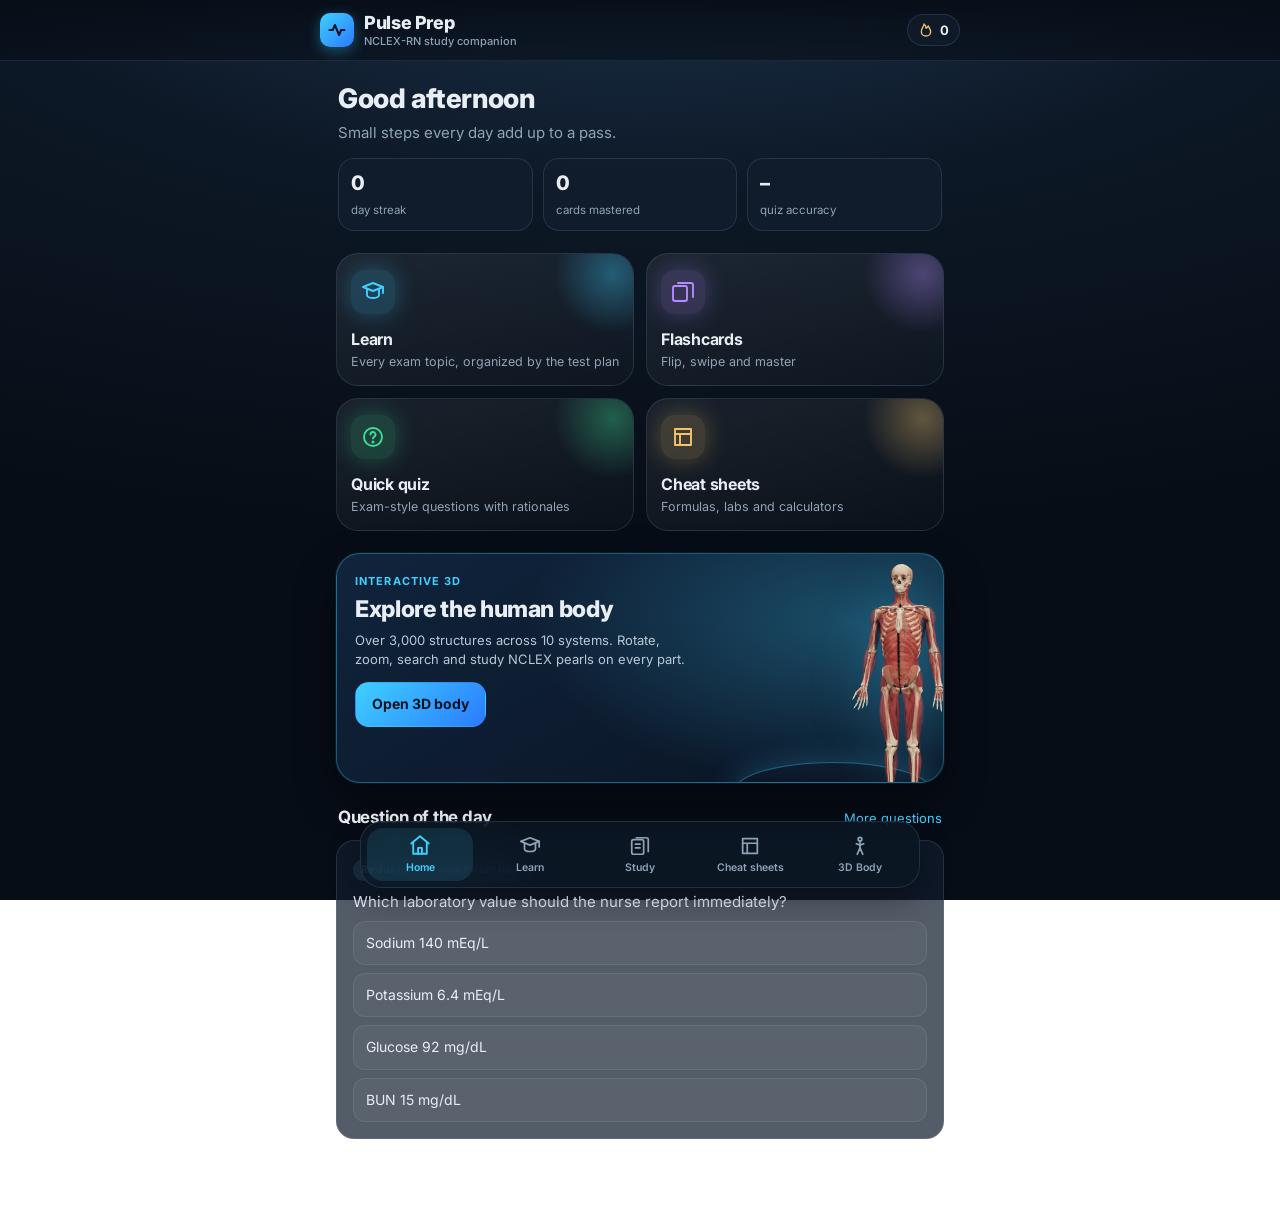
<file: index.html>
<!DOCTYPE html>
<html lang="en">
<head>
<meta charset="utf-8">
<meta name="viewport" content="width=device-width, initial-scale=1, viewport-fit=cover">
<meta name="theme-color" content="#070d16">
<title>Pulse Prep: NCLEX-RN study companion</title>
<meta name="description" content="Pulse Prep: a free NCLEX-RN study companion with flashcards, practice quizzes with rationales, cheat sheets with dosage calculators, and an interactive 3D anatomy explorer.">
<link rel="canonical" href="https://pulse-prep-umber.vercel.app/">
<meta name="robots" content="index, follow">
<link rel="manifest" href="manifest.webmanifest">
<link rel="apple-touch-icon" href="assets/img/icons/apple-touch-icon.png?v=2">
<link rel="icon" type="image/png" sizes="192x192" href="assets/img/icons/icon-192.png?v=2">
<meta name="apple-mobile-web-app-capable" content="yes"><meta name="mobile-web-app-capable" content="yes">
<meta name="apple-mobile-web-app-title" content="Pulse Prep">
<meta property="og:site_name" content="Pulse Prep"><meta property="og:type" content="website">
<meta property="og:title" content="Pulse Prep: NCLEX-RN study companion">
<meta property="og:description" content="Pulse Prep: a free NCLEX-RN study companion with flashcards, practice quizzes with rationales, cheat sheets with dosage calculators, and an interactive 3D anatomy explorer.">
<meta property="og:url" content="https://pulse-prep-umber.vercel.app/">
<meta property="og:image" content="https://pulse-prep-umber.vercel.app/assets/img/og-image.jpg"><meta property="og:image:width" content="1200"><meta property="og:image:height" content="630">
<meta name="twitter:card" content="summary_large_image">
<meta name="twitter:title" content="Pulse Prep: NCLEX-RN study companion"><meta name="twitter:description" content="Pulse Prep: a free NCLEX-RN study companion with flashcards, practice quizzes with rationales, cheat sheets with dosage calculators, and an interactive 3D anatomy explorer."><meta name="twitter:image" content="https://pulse-prep-umber.vercel.app/assets/img/og-image.jpg">
<script type="application/ld+json">{"@context": "https://schema.org", "@type": "WebApplication", "name": "Pulse Prep", "url": "https://pulse-prep-umber.vercel.app/", "description": "Pulse Prep: a free NCLEX-RN study companion with flashcards, practice quizzes with rationales, cheat sheets with dosage calculators, and an interactive 3D anatomy explorer.", "applicationCategory": "EducationalApplication", "operatingSystem": "Web, iOS, Android", "isAccessibleForFree": true, "offers": {"@type": "Offer", "price": "0", "priceCurrency": "USD"}, "audience": {"@type": "EducationalAudience", "educationalRole": "student"}, "image": "https://pulse-prep-umber.vercel.app/assets/img/og-image.jpg", "author": {"@type": "Person", "name": "Ryan Behrens"}}</script>
<link rel="preconnect" href="https://fonts.googleapis.com">
<link href="https://fonts.googleapis.com/css2?family=Inter:wght@400;500;600;700;800&display=swap" rel="stylesheet">
<link rel="stylesheet" href="assets/css/theme.css">
<style>
  .hello { padding: 18px 2px 0; }
  .hello h1 { font-size: 27px; font-weight: 800; }
  .hello p { margin: 4px 0 0; color: var(--mute); }
  .stats { display: grid; grid-template-columns: repeat(3, 1fr); gap: 10px; margin-top: 14px; }
  .stat { background: var(--glass); border: 1px solid var(--line); border-radius: 16px; padding: 10px 12px; }
  .stat b { display: block; font-size: 20px; font-weight: 800; }
  .stat span { font-size: 11.5px; color: var(--mute); }

  /* floating tiles */
  .tiles { display: grid; grid-template-columns: 1fr 1fr; gap: 12px; }
  .tile { position: relative; border-radius: 22px; padding: 16px 14px 14px; min-height: 132px; display: flex; flex-direction: column; justify-content: space-between;
    background: linear-gradient(160deg, rgba(255,255,255,.07), rgba(255,255,255,.02)); border: 1px solid var(--line); overflow: hidden;
    animation: float 6s ease-in-out infinite; transition: transform .15s; }
  .tile:nth-child(2) { animation-delay: -1.5s; } .tile:nth-child(3) { animation-delay: -3s; } .tile:nth-child(4) { animation-delay: -4.5s; }
  .tile:active { transform: scale(.96); }
  .tile::after { content: ''; position: absolute; width: 120px; height: 120px; right: -40px; top: -40px; border-radius: 50%;
    background: radial-gradient(circle, var(--c) 0%, transparent 70%); opacity: .35; }
  .tile .icon-bubble { background: color-mix(in srgb, var(--c) 18%, transparent); color: var(--c); box-shadow: 0 0 24px color-mix(in srgb, var(--c) 30%, transparent); }
  .tile h3 { font-size: 16px; margin-top: 14px; }
  .tile p { margin: 2px 0 0; font-size: 12.5px; color: var(--mute); }

  /* anatomy feature */
  .feature { position: relative; display: block; border-radius: 24px; padding: 20px 18px; min-height: 230px; overflow: hidden;
    background: radial-gradient(90% 120% at 85% 30%, rgba(63,208,255,.28), transparent 60%), linear-gradient(150deg, #10243c, #0a1424);
    border: 1px solid rgba(63,208,255,.35); box-shadow: 0 0 0 1px rgba(63,208,255,.08), 0 18px 40px rgba(0,0,0,.4); }
  .feature .txt { position: relative; z-index: 2; max-width: 58%; }
  .feature .kicker { font-size: 11px; font-weight: 700; letter-spacing: .1em; text-transform: uppercase; color: var(--accent); }
  .feature h2 { font-size: 23px; font-weight: 800; margin-top: 6px; line-height: 1.15; }
  .feature p { color: #b9c8d6; font-size: 13px; margin: 8px 0 14px; }
  .feature img { position: absolute; right: -6px; top: 10px; height: 250px; z-index: 1; filter: drop-shadow(0 10px 25px rgba(63,208,255,.25));
    animation: sway 7s ease-in-out infinite; transform-origin: 50% 90%; }
  @keyframes sway { 0%,100% { transform: translateY(0) rotate(-1.5deg); } 50% { transform: translateY(-8px) rotate(1.5deg); } }
  .feature .ring { position: absolute; right: 10px; bottom: -40px; width: 200px; height: 60px; border-radius: 50%;
    border: 1px solid rgba(63,208,255,.4); box-shadow: 0 0 30px rgba(63,208,255,.25); z-index: 0; }

  /* question of the day */
  .qotd .opt { display: block; width: 100%; text-align: left; margin-top: 8px; padding: 11px 12px; border-radius: 12px;
    border: 1px solid var(--line); background: rgba(255,255,255,.04); font-size: 14px; cursor: pointer; }
  .qotd .opt.right { border-color: var(--good); background: rgba(61,220,151,.12); }
  .qotd .opt.wrong { border-color: var(--bad); background: rgba(255,107,107,.1); }
  .qotd .why { margin-top: 10px; font-size: 13.5px; color: #c9d6e2; }
</style>
</head>
<body data-root="./" data-tab="home">
<main class="page">
  <section class="hello rise">
    <h1 id="greet">Welcome back</h1>
    <p>Small steps every day add up to a pass.</p>
    <div class="stats">
      <div class="stat"><b id="s-streak">0</b><span>day streak</span></div>
      <div class="stat"><b id="s-mastered">0</b><span>cards mastered</span></div>
      <div class="stat"><b id="s-acc">–</b><span>quiz accuracy</span></div>
    </div>
  </section>

  <section class="section rise" style="animation-delay:.08s">
    <div class="tiles" id="tiles"></div>
  </section>

  <section class="section rise" style="animation-delay:.16s">
    <a class="feature" href="anatomy/">
      <div class="ring"></div>
      <img src="assets/img/anatomy-hero.webp" alt="">
      <div class="txt">
        <div class="kicker">Interactive 3D</div>
        <h2>Explore the human body</h2>
        <p>Over 3,000 structures across 10 systems. Rotate, zoom, search and study NCLEX pearls on every part.</p>
        <span class="btn primary">Open 3D body</span>
      </div>
    </a>
  </section>

  <section class="section rise" style="animation-delay:.24s">
    <div class="section-title"><h2>Question of the day</h2><a href="study/quiz.html">More questions</a></div>
    <div class="card qotd" id="qotd"></div>
  </section>
</main>

<script src="assets/js/config.js"></script>
<script src="assets/js/store.js"></script>
<script src="assets/js/shell.js"></script>
<script src="data/questions.js"></script>
<script>
  const h = new Date().getHours();
  document.getElementById('greet').textContent = h < 12 ? 'Good morning' : h < 18 ? 'Good afternoon' : 'Good evening';

  // stats
  document.getElementById('s-streak').textContent = Store.streak();
  document.getElementById('s-mastered').textContent = Object.values(Store.cards()).filter(c => c.box >= 4).length;
  const a = Object.values(Store.answers()).reduce((t, x) => ({ r: t.r + x.right, n: t.n + x.total }), { r: 0, n: 0 });
  if (a.n) document.getElementById('s-acc').textContent = Math.round(100 * a.r / a.n) + '%';

  // floating tiles
  const tiles = [
    ['learn/', 'learn', 'Learn', 'Every exam topic, organized by the test plan', '#3fd0ff'],
    ['study/flashcards.html', 'cards', 'Flashcards', 'Flip, swipe and master', '#b48cff'],
    ['study/quiz.html', 'quiz', 'Quick quiz', 'Exam-style questions with rationales', '#3ddc97'],
    ['cheatsheets/', 'cheats', 'Cheat sheets', 'Formulas, labs and calculators', '#f2c46d'],
  ];
  document.getElementById('tiles').innerHTML = tiles.map(([href, ic, t, d, c]) =>
    `<a class="tile" href="${href}" style="--c:${c}"><span class="icon-bubble">${UI.icon(ic)}</span><div><h3>${t}</h3><p>${d}</p></div></a>`).join('');

  // question of the day: same question for everyone on a given date
  const qs = DATA.questions.filter(q => q.type === 'single');
  const day = Math.floor(Date.now() / 864e5);
  const q = qs[day % qs.length];
  const box = document.getElementById('qotd');
  box.innerHTML = `<div class="badge" style="background:${UI.cat(q.cat).color}22;color:${UI.cat(q.cat).color}">${UI.esc(UI.cat(q.cat).name)}</div>
    <p style="color:var(--ink);font-size:15px;margin-top:10px">${UI.esc(q.stem)}</p>
    ${q.options.map((o, i) => `<button class="opt" data-i="${i}">${UI.esc(o)}</button>`).join('')}
    <div class="why" hidden></div>`;
  box.addEventListener('click', e => {
    const b = e.target.closest('.opt'); if (!b || box.dataset.done) return;
    box.dataset.done = 1;
    const right = q.answer.includes(+b.dataset.i);
    box.querySelectorAll('.opt').forEach(o => { if (q.answer.includes(+o.dataset.i)) o.classList.add('right'); });
    if (!right) b.classList.add('wrong'); else UI.confetti(50);
    Store.recordAnswer(q.cat, right);
    const w = box.querySelector('.why'); w.hidden = false;
    w.innerHTML = `<b>${right ? 'Correct!' : 'Not quite.'}</b> ${UI.esc(q.rationale)}`;
    document.getElementById('streak-n').textContent = Store.streak();
  });
</script>
</body>
</html>
</file>
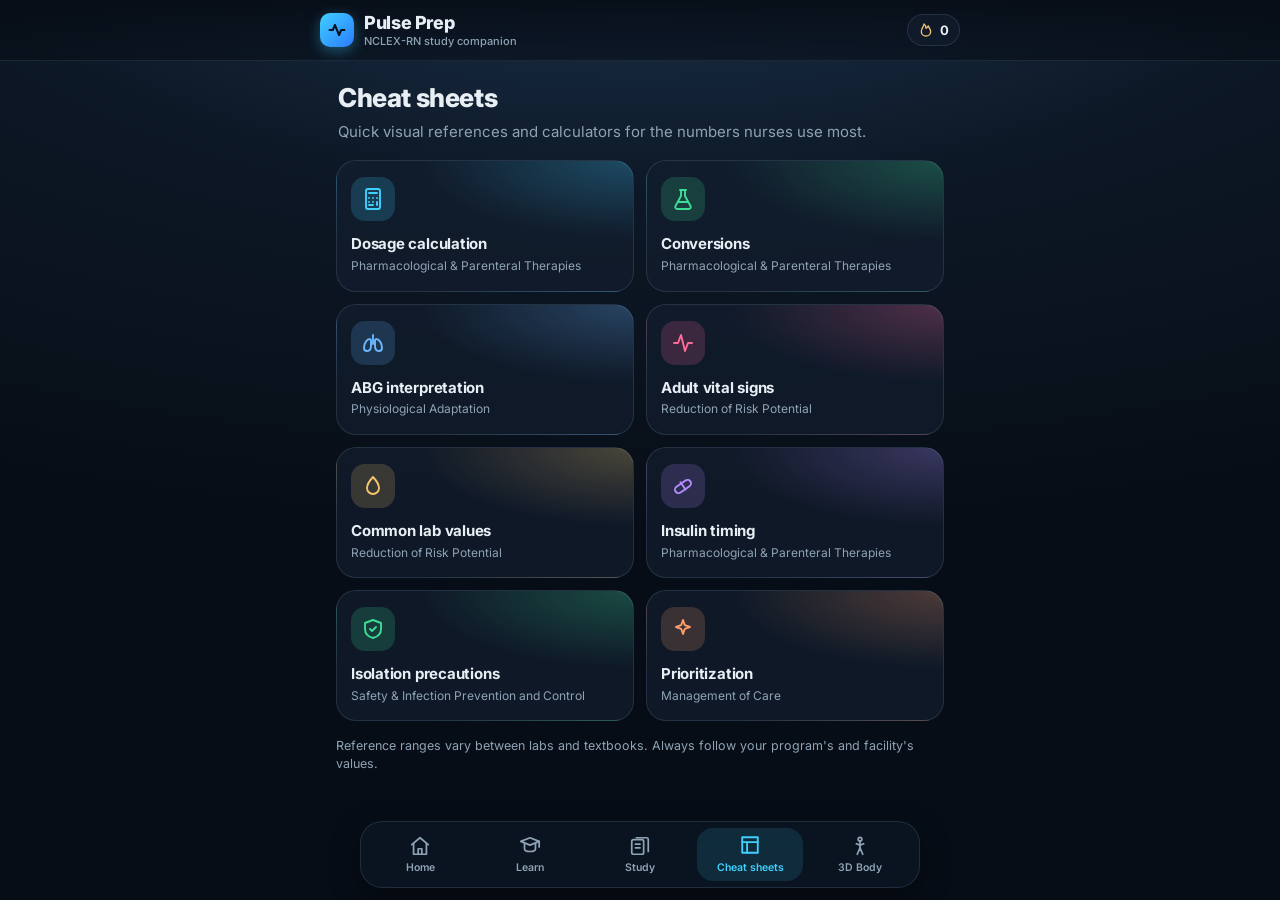
<file: cheatsheets/index.html>
<!DOCTYPE html>
<html lang="en">
<head>
<meta charset="utf-8">
<meta name="viewport" content="width=device-width, initial-scale=1, viewport-fit=cover">
<meta name="theme-color" content="#070d16">
<title>Cheat sheets · Pulse Prep</title>
<meta name="description" content="NCLEX-RN cheat sheets: dosage formulas, conversions, ABGs, vital signs, labs, insulin, isolation and prioritization, with interactive calculators.">
<link rel="canonical" href="https://pulse-prep-umber.vercel.app/cheatsheets">
<meta name="robots" content="index, follow">
<link rel="manifest" href="../manifest.webmanifest">
<link rel="apple-touch-icon" href="../assets/img/icons/apple-touch-icon.png?v=2">
<link rel="icon" type="image/png" sizes="192x192" href="../assets/img/icons/icon-192.png?v=2">
<meta name="apple-mobile-web-app-capable" content="yes"><meta name="mobile-web-app-capable" content="yes">
<meta name="apple-mobile-web-app-title" content="Pulse Prep">
<meta property="og:site_name" content="Pulse Prep"><meta property="og:type" content="website">
<meta property="og:title" content="Cheat sheets · Pulse Prep">
<meta property="og:description" content="NCLEX-RN cheat sheets: dosage formulas, conversions, ABGs, vital signs, labs, insulin, isolation and prioritization, with interactive calculators.">
<meta property="og:url" content="https://pulse-prep-umber.vercel.app/cheatsheets">
<meta property="og:image" content="https://pulse-prep-umber.vercel.app/assets/img/og-image.jpg"><meta property="og:image:width" content="1200"><meta property="og:image:height" content="630">
<meta name="twitter:card" content="summary_large_image">
<meta name="twitter:title" content="Cheat sheets · Pulse Prep"><meta name="twitter:description" content="NCLEX-RN cheat sheets: dosage formulas, conversions, ABGs, vital signs, labs, insulin, isolation and prioritization, with interactive calculators."><meta name="twitter:image" content="https://pulse-prep-umber.vercel.app/assets/img/og-image.jpg">
<link rel="preconnect" href="https://fonts.googleapis.com">
<link href="https://fonts.googleapis.com/css2?family=Inter:wght@400;500;600;700;800&display=swap" rel="stylesheet">
<link rel="stylesheet" href="../assets/css/theme.css">
<style>
  .sheets { display: grid; grid-template-columns: 1fr 1fr; gap: 12px; margin-top: 14px; }
  .sh { border-radius: 20px; padding: 16px 14px; min-height: 118px; display: flex; flex-direction: column; justify-content: space-between; cursor: pointer;
    background: radial-gradient(120% 100% at 100% 0%, color-mix(in srgb, var(--c) 26%, transparent), transparent 60%), var(--glass);
    border: 1px solid var(--line); transition: transform .15s; text-align: left; }
  .sh:active { transform: scale(.96); }
  .sh .icon-bubble { background: color-mix(in srgb, var(--c) 18%, transparent); color: var(--c); }
  .sh h3 { font-size: 15px; margin-top: 12px; }
  .sh p { margin: 2px 0 0; font-size: 12px; color: var(--mute); }
  /* sheet view */
  .view { position: fixed; inset: 0; z-index: 40; overflow: auto; background: var(--bg-1); padding: calc(14px + env(safe-area-inset-top)) 16px 120px; animation: rise .35s ease both; }
  .view .inner { max-width: 640px; margin: 0 auto; }
  .close { display: inline-flex; align-items: center; gap: 4px; color: var(--mute); font-size: 14px; background: none; border: 0; padding: 4px 0; cursor: pointer; }
  .close svg { width: 18px; height: 18px; fill: none; stroke: currentColor; stroke-width: 2; }
  .vh { display: flex; align-items: center; gap: 12px; margin: 10px 0 16px; }
  .vh .icon-bubble { background: color-mix(in srgb, var(--c) 18%, transparent); color: var(--c); }
  .vh h1 { font-size: 23px; font-weight: 800; }
  table { width: 100%; border-collapse: collapse; font-size: 14px; }
  th { text-align: left; font-size: 11.5px; text-transform: uppercase; letter-spacing: .05em; color: var(--mute); font-weight: 700; padding: 8px 10px; }
  td { padding: 10px; border-top: 1px solid var(--line); }
  td:first-child { font-weight: 600; }
  .formula .name { font-size: 12px; font-weight: 700; color: var(--c); text-transform: uppercase; letter-spacing: .05em; }
  .formula .expr { font-size: 18px; font-weight: 750; margin-top: 6px; font-family: ui-monospace, 'SF Mono', Menlo, monospace; }
  .tip { border-left: 3px solid var(--c); background: color-mix(in srgb, var(--c) 8%, transparent); }
  .calc { border-color: color-mix(in srgb, var(--c) 45%, transparent); }
  .calc h3 { display: flex; align-items: center; gap: 8px; }
  .calc h3 svg { width: 18px; height: 18px; fill: none; stroke: var(--c); stroke-width: 2; }
  .fields { display: grid; grid-template-columns: 1fr 1fr; gap: 10px; margin-top: 12px; }
  .fields label { font-size: 12px; color: var(--mute); display: grid; gap: 4px; }
  .fields input, .fields select { font: inherit; font-size: 16px; color: var(--ink); background: rgba(0,0,0,.25); border: 1px solid var(--line); border-radius: 10px; padding: 9px 10px; width: 100%; }
  .out { margin-top: 12px; padding: 12px; border-radius: 12px; background: rgba(0,0,0,.25); font-size: 15px; }
  .out b { font-size: 22px; color: var(--c); }
</style>
</head>
<body data-root="../" data-tab="cheats">
<main class="page">
  <div class="page-head rise"><h1>Cheat sheets</h1><p>Quick visual references and calculators for the numbers nurses use most.</p></div>
  <div class="sheets" id="sheets"></div>
  <p class="small muted" style="margin-top:16px">Reference ranges vary between labs and textbooks. Always follow your program's and facility's values.</p>
</main>
<div class="view" id="view" hidden></div>
<script src="../assets/js/config.js"></script>
<script src="../assets/js/store.js"></script>
<script src="../assets/js/shell.js"></script>
<script src="../data/cheatsheets.js"></script>
<script src="calculators.js"></script>
<script>
  const list = document.getElementById('sheets');
  list.innerHTML = DATA.cheatsheets.map((s, i) => `<button class="sh rise" data-id="${s.id}" style="--c:${s.color};animation-delay:${i * .04}s">
    <span class="icon-bubble">${UI.icon(s.icon)}</span><div><h3>${UI.esc(s.title)}</h3><p>${UI.esc(UI.cat(s.cat)?.name || '')}</p></div></button>`).join('');
  list.onclick = e => { const b = e.target.closest('[data-id]'); if (b) open(b.dataset.id); };

  function block(b) {
    if (b.type === 'table') return `<div class="card" style="padding:6px 4px"><table><thead><tr>${b.head.map(h => `<th>${UI.esc(h)}</th>`).join('')}</tr></thead><tbody>${b.rows.map(r => `<tr>${r.map(c => `<td>${UI.esc(c)}</td>`).join('')}</tr>`).join('')}</tbody></table></div>`;
    if (b.type === 'formula') return `<div class="card formula"><div class="name">${UI.esc(b.name)}</div><div class="expr">${UI.esc(b.expr)}</div>${b.note ? `<p>${UI.esc(b.note)}</p>` : ''}</div>`;
    if (b.type === 'tip') return `<div class="card tip"><p style="color:var(--ink)">${UI.esc(b.text)}</p></div>`;
    if (b.type === 'calc') return `<div class="card calc" data-calc="${b.calc}"></div>`;
    return '';
  }
  function open(id) {
    const s = DATA.cheatsheets.find(x => x.id === id), v = document.getElementById('view');
    v.style.setProperty('--c', s.color);
    v.innerHTML = `<div class="inner"><button class="close" id="close">${UI.icon('back')}Cheat sheets</button>
      <div class="vh"><span class="icon-bubble">${UI.icon(s.icon)}</span><div><h1>${UI.esc(s.title)}</h1>${s.status === 'draft' ? '<span class="badge draft">Draft: awaiting expert review</span>' : ''}</div></div>
      <div class="stack">${s.blocks.map(block).join('')}</div>
      <p class="small muted" style="margin-top:16px">Sources: ${(s.sources || []).map(x => `<a style="color:var(--accent)" href="${x.url}">${UI.esc(x.title)}</a>`).join(', ')}</p></div>`;
    v.hidden = false; document.body.style.overflow = 'hidden';
    v.querySelectorAll('[data-calc]').forEach(el => Calculators[el.dataset.calc]?.(el));
    document.getElementById('close').onclick = () => { v.hidden = true; document.body.style.overflow = ''; history.replaceState(null, '', location.pathname); };
    history.replaceState(null, '', '#' + id);
    Store.markStudied();
  }
  if (location.hash.length > 1) open(location.hash.slice(1));
</script>
</body>
</html>
</file>
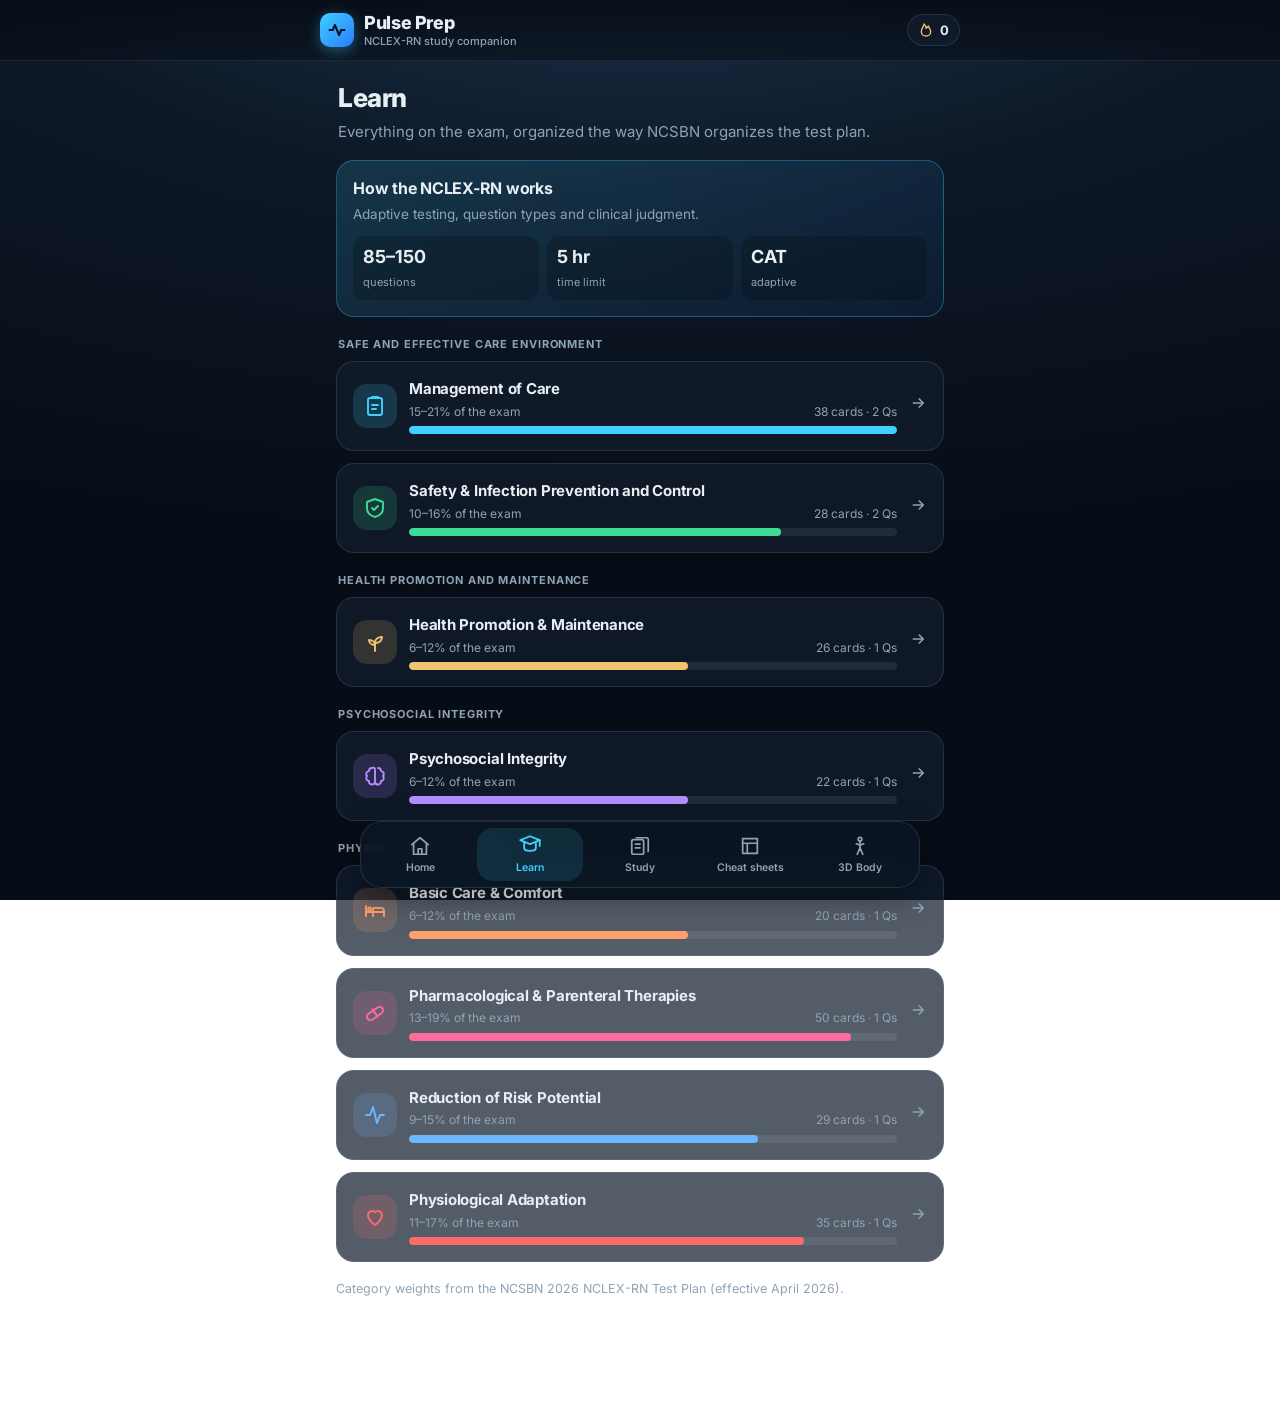
<file: learn/index.html>
<!DOCTYPE html>
<html lang="en">
<head>
<meta charset="utf-8">
<meta name="viewport" content="width=device-width, initial-scale=1, viewport-fit=cover">
<meta name="theme-color" content="#070d16">
<title>Learn · Pulse Prep</title>
<meta name="description" content="The 8 NCLEX-RN Client Needs categories with their 2026 test plan weights, plus how the NCLEX works, so you know what to study first.">
<link rel="canonical" href="https://pulse-prep-umber.vercel.app/learn">
<meta name="robots" content="index, follow">
<link rel="manifest" href="../manifest.webmanifest">
<link rel="apple-touch-icon" href="../assets/img/icons/apple-touch-icon.png?v=2">
<link rel="icon" type="image/png" sizes="192x192" href="../assets/img/icons/icon-192.png?v=2">
<meta name="apple-mobile-web-app-capable" content="yes"><meta name="mobile-web-app-capable" content="yes">
<meta name="apple-mobile-web-app-title" content="Pulse Prep">
<meta property="og:site_name" content="Pulse Prep"><meta property="og:type" content="website">
<meta property="og:title" content="Learn · Pulse Prep">
<meta property="og:description" content="The 8 NCLEX-RN Client Needs categories with their 2026 test plan weights, plus how the NCLEX works, so you know what to study first.">
<meta property="og:url" content="https://pulse-prep-umber.vercel.app/learn">
<meta property="og:image" content="https://pulse-prep-umber.vercel.app/assets/img/og-image.jpg"><meta property="og:image:width" content="1200"><meta property="og:image:height" content="630">
<meta name="twitter:card" content="summary_large_image">
<meta name="twitter:title" content="Learn · Pulse Prep"><meta name="twitter:description" content="The 8 NCLEX-RN Client Needs categories with their 2026 test plan weights, plus how the NCLEX works, so you know what to study first."><meta name="twitter:image" content="https://pulse-prep-umber.vercel.app/assets/img/og-image.jpg">
<link rel="preconnect" href="https://fonts.googleapis.com">
<link href="https://fonts.googleapis.com/css2?family=Inter:wght@400;500;600;700;800&display=swap" rel="stylesheet">
<link rel="stylesheet" href="../assets/css/theme.css">
<style>
  .exam { background: linear-gradient(150deg, rgba(63,208,255,.16), rgba(43,123,255,.08)); border-color: rgba(63,208,255,.3); }
  .exam .facts { display: grid; grid-template-columns: repeat(3, 1fr); gap: 8px; margin-top: 12px; }
  .exam .facts div { background: rgba(0,0,0,.2); border-radius: 12px; padding: 8px 10px; }
  .exam .facts b { display: block; font-size: 18px; } .exam .facts span { font-size: 11px; color: var(--mute); }
  .group-label { font-size: 11px; font-weight: 700; letter-spacing: .08em; text-transform: uppercase; color: var(--mute); margin: 20px 2px 8px; }
  .cat { display: flex; gap: 12px; align-items: center; }
  .cat .icon-bubble { background: color-mix(in srgb, var(--c) 16%, transparent); color: var(--c); }
  .cat .body { flex: 1; min-width: 0; }
  .cat h3 { font-size: 15px; }
  .cat .meta { display: flex; justify-content: space-between; font-size: 12px; color: var(--mute); margin: 3px 0 6px; }
  .cat .bar > i { background: var(--c); }
  .cat .go { color: var(--mute); width: 18px; flex: none; }
  .cat .go svg { width: 18px; height: 18px; fill: none; stroke: currentColor; stroke-width: 2; }
</style>
</head>
<body data-root="../" data-tab="learn">
<main class="page">
  <div class="page-head rise"><h1>Learn</h1><p>Everything on the exam, organized the way NCSBN organizes the test plan.</p></div>
  <a class="card tap exam rise" href="topic.html?c=exam" style="display:block;margin-top:14px">
    <h3>How the NCLEX-RN works</h3>
    <p>Adaptive testing, question types and clinical judgment.</p>
    <div class="facts"><div><b>85–150</b><span>questions</span></div><div><b>5 hr</b><span>time limit</span></div><div><b>CAT</b><span>adaptive</span></div></div>
  </a>
  <div id="cats"></div>
  <p class="small muted" style="margin-top:18px">Category weights from the NCSBN 2026 NCLEX-RN Test Plan (effective April 2026).</p>
</main>
<script src="../assets/js/config.js"></script>
<script src="../assets/js/store.js"></script>
<script src="../assets/js/shell.js"></script>
<script src="../data/flashcards.js"></script>
<script src="../data/questions.js"></script>
<script>
  const groups = [...new Set(APP.categories.map(c => c.group))];
  document.getElementById('cats').innerHTML = groups.map(g => `<div class="group-label">${g}</div><div class="stack">` +
    APP.categories.filter(c => c.group === g).map((c, i) => {
      const nCards = DATA.flashcards.filter(f => f.cat === c.id).length, nQ = DATA.questions.filter(q => q.cat === c.id).length;
      return `<a class="card tap cat rise" href="topic.html?c=${c.id}" style="--c:${c.color};animation-delay:${i * .05}s">
        <span class="icon-bubble">${UI.icon(c.icon)}</span>
        <div class="body"><h3>${c.name}</h3>
          <div class="meta"><span>${c.range[0]}–${c.range[1]}% of the exam</span><span>${nCards} cards · ${nQ} Qs</span></div>
          <div class="bar"><i style="width:${(c.range[1] / 21) * 100}%"></i></div></div>
        <span class="go">${UI.icon('arrow')}</span></a>`;
    }).join('') + '</div>').join('');
</script>
</body>
</html>
</file>
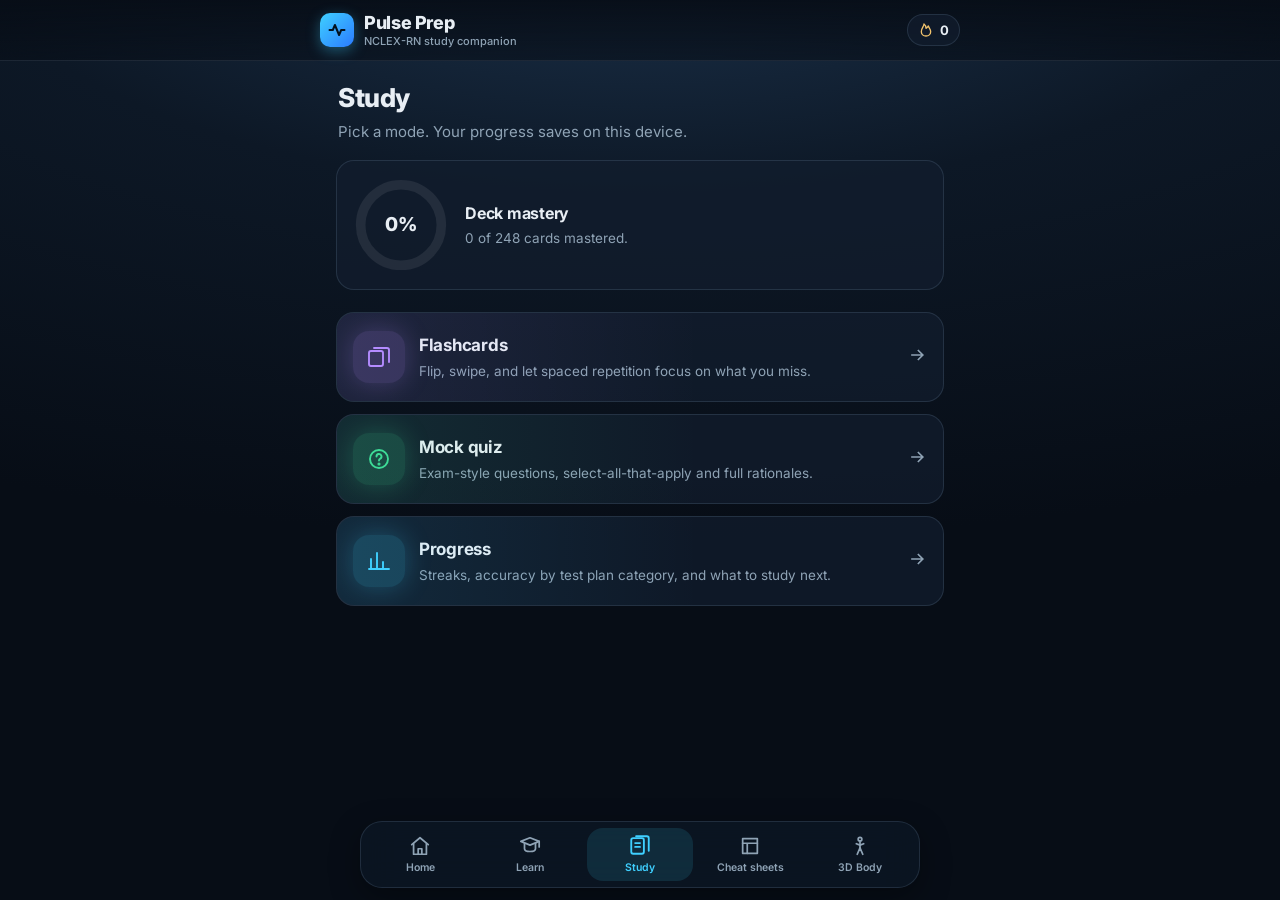
<file: study/index.html>
<!DOCTYPE html>
<html lang="en">
<head>
<meta charset="utf-8">
<meta name="viewport" content="width=device-width, initial-scale=1, viewport-fit=cover">
<meta name="theme-color" content="#070d16">
<title>Study · Pulse Prep</title>
<meta name="description" content="NCLEX-RN study hub: flashcards with spaced repetition, practice quizzes with rationales, and progress by test plan category.">
<link rel="canonical" href="https://pulse-prep-umber.vercel.app/study">
<meta name="robots" content="index, follow">
<link rel="manifest" href="../manifest.webmanifest">
<link rel="apple-touch-icon" href="../assets/img/icons/apple-touch-icon.png?v=2">
<link rel="icon" type="image/png" sizes="192x192" href="../assets/img/icons/icon-192.png?v=2">
<meta name="apple-mobile-web-app-capable" content="yes"><meta name="mobile-web-app-capable" content="yes">
<meta name="apple-mobile-web-app-title" content="Pulse Prep">
<meta property="og:site_name" content="Pulse Prep"><meta property="og:type" content="website">
<meta property="og:title" content="Study · Pulse Prep">
<meta property="og:description" content="NCLEX-RN study hub: flashcards with spaced repetition, practice quizzes with rationales, and progress by test plan category.">
<meta property="og:url" content="https://pulse-prep-umber.vercel.app/study">
<meta property="og:image" content="https://pulse-prep-umber.vercel.app/assets/img/og-image.jpg"><meta property="og:image:width" content="1200"><meta property="og:image:height" content="630">
<meta name="twitter:card" content="summary_large_image">
<meta name="twitter:title" content="Study · Pulse Prep"><meta name="twitter:description" content="NCLEX-RN study hub: flashcards with spaced repetition, practice quizzes with rationales, and progress by test plan category."><meta name="twitter:image" content="https://pulse-prep-umber.vercel.app/assets/img/og-image.jpg">
<link rel="preconnect" href="https://fonts.googleapis.com">
<link href="https://fonts.googleapis.com/css2?family=Inter:wght@400;500;600;700;800&display=swap" rel="stylesheet">
<link rel="stylesheet" href="../assets/css/theme.css">
<style>
  .mode { display: flex; align-items: center; gap: 14px; padding: 18px 16px; }
  .mode .icon-bubble { width: 52px; height: 52px; border-radius: 16px; background: color-mix(in srgb, var(--c) 18%, transparent); color: var(--c); box-shadow: 0 0 26px color-mix(in srgb, var(--c) 25%, transparent); }
  .mode h3 { font-size: 17px; }
  .mode .go { margin-left: auto; color: var(--mute); }
  .mode .go svg { width: 20px; height: 20px; fill: none; stroke: currentColor; stroke-width: 2; }
  .mode::after { content: ''; position: absolute; inset: 0; background: linear-gradient(90deg, color-mix(in srgb, var(--c) 10%, transparent), transparent 60%); pointer-events: none; }
  .ring { width: 96px; height: 96px; flex: none; }
  .ring circle { fill: none; stroke-width: 10; }
  .summary { display: flex; align-items: center; gap: 16px; }
</style>
</head>
<body data-root="../" data-tab="study">
<main class="page">
  <div class="page-head rise"><h1>Study</h1><p>Pick a mode. Your progress saves on this device.</p></div>
  <div class="card summary rise" style="margin-top:14px">
    <svg class="ring" viewBox="0 0 100 100"><circle cx="50" cy="50" r="42" stroke="rgba(255,255,255,.08)"/><circle id="ring" cx="50" cy="50" r="42" stroke="url(#g)" stroke-linecap="round" stroke-dasharray="264" stroke-dashoffset="264" transform="rotate(-90 50 50)" style="transition:stroke-dashoffset 1s ease"/><defs><linearGradient id="g"><stop offset="0" stop-color="#2b7bff"/><stop offset="1" stop-color="#3fd0ff"/></linearGradient></defs><text x="50" y="56" text-anchor="middle" fill="#e8eef4" font-size="20" font-weight="800" font-family="Inter" id="ring-t">0%</text></svg>
    <div><h3>Deck mastery</h3><p id="ring-sub">Master cards by marking them "Got it" several times in a row.</p></div>
  </div>
  <div class="stack section">
    <a class="card tap mode rise" href="flashcards.html" style="--c:#b48cff"><span class="icon-bubble">__cards__</span><div><h3>Flashcards</h3><p>Flip, swipe, and let spaced repetition focus on what you miss.</p></div><span class="go">__arrow__</span></a>
    <a class="card tap mode rise" href="quiz.html" style="--c:#3ddc97;animation-delay:.06s"><span class="icon-bubble">__quiz__</span><div><h3>Mock quiz</h3><p>Exam-style questions, select-all-that-apply and full rationales.</p></div><span class="go">__arrow__</span></a>
    <a class="card tap mode rise" href="progress.html" style="--c:#3fd0ff;animation-delay:.12s"><span class="icon-bubble">__chart__</span><div><h3>Progress</h3><p>Streaks, accuracy by test plan category, and what to study next.</p></div><span class="go">__arrow__</span></a>
  </div>
</main>
<script src="../assets/js/config.js"></script>
<script src="../assets/js/store.js"></script>
<script src="../assets/js/shell.js"></script>
<script src="../data/flashcards.js"></script>
<script>
  document.querySelector('main').innerHTML = document.querySelector('main').innerHTML.replace(/__(\w+)__/g, (_, n) => UI.icon(n));
  const total = DATA.flashcards.length, mastered = DATA.flashcards.filter(c => Store.cardBox(c.id) >= 4).length;
  const pct = total ? Math.round(100 * mastered / total) : 0;
  requestAnimationFrame(() => { document.getElementById('ring').style.strokeDashoffset = 264 * (1 - pct / 100); });
  document.getElementById('ring-t').textContent = pct + '%';
  document.getElementById('ring-sub').textContent = `${mastered} of ${total} cards mastered.`;
</script>
</body>
</html>
</file>
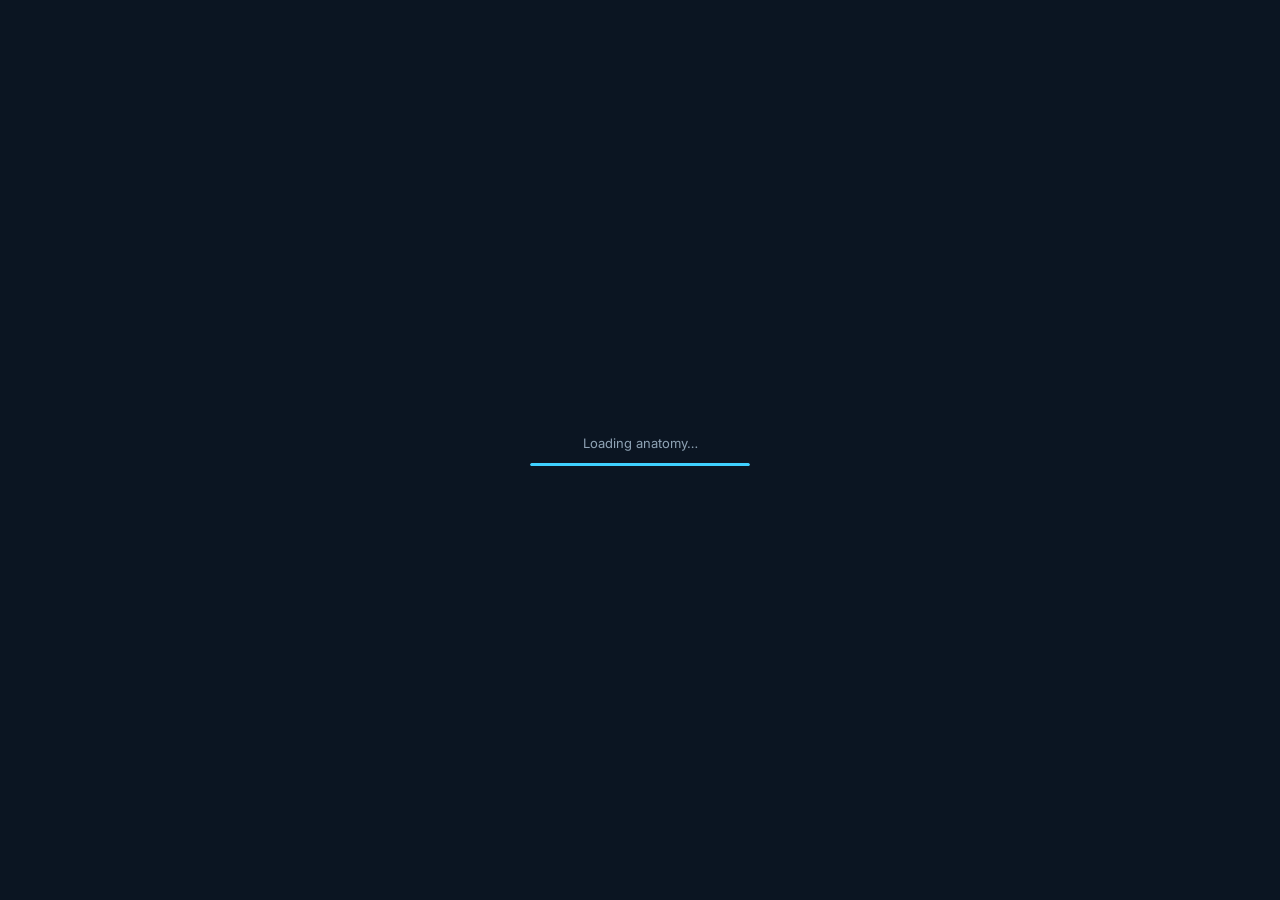
<file: anatomy/source/index.html>
<!DOCTYPE html>
<html lang="en">
<head>
<meta charset="utf-8">
<meta name="viewport" content="width=device-width, initial-scale=1, maximum-scale=1">
<title>3D Anatomy · Pulse Prep</title>
<link rel="preconnect" href="https://fonts.googleapis.com">
<link href="https://fonts.googleapis.com/css2?family=Inter:wght@400;500;600;700&display=swap" rel="stylesheet">
<style>
  :root { --ink:#e8eef4; --mute:#8fa3b5; --line:rgba(160,200,230,.16); --panel:rgba(14,24,36,.78); --accent:#3fd0ff; --gold:#f2c46d; }
  * { box-sizing: border-box; }
  html, body { margin:0; height:100%; overflow:hidden; font-family:Inter, system-ui, sans-serif; color:var(--ink);
    background: radial-gradient(120% 90% at 50% 35%, #1d3247 0%, #0d1826 55%, #070d16 100%); }
  #stage { position:fixed; inset:0; }
  #stage canvas { width:100%; height:100%; display:block; touch-action:none; cursor:grab; }
  .panel { background:var(--panel); backdrop-filter: blur(14px); -webkit-backdrop-filter: blur(14px); border:1px solid var(--line); border-radius:14px; }
  #top { position:fixed; top:16px; left:16px; width:min(400px, calc(100% - 32px)); z-index:5; }
  .brand { display:flex; align-items:baseline; gap:10px; margin:0 4px 10px; }
  .brand .home { display:inline-flex; align-items:center; gap:2px; font-size:12.5px; font-weight:600; color:var(--accent); text-decoration:none; padding:4px 9px 4px 5px; border:1px solid rgba(63,208,255,.4); border-radius:999px; align-self:center; }
  .brand h1 { font-size:17px; font-weight:700; margin:0; letter-spacing:-.01em; white-space:nowrap; }
  .brand > span { white-space:nowrap; overflow:hidden; text-overflow:ellipsis; }
  .brand span { font-size:12px; color:var(--mute); }
  .search { position:relative; }
  .search svg { position:absolute; z-index:1; pointer-events:none; left:14px; top:16px; opacity:.6; }
  #q { width:100%; font:inherit; font-size:15px; color:var(--ink); padding:13px 44px 13px 42px; outline:none; }
  #q::placeholder { color:var(--mute); }
  #q:focus { border-color:rgba(63,208,255,.55); box-shadow:0 0 0 3px rgba(63,208,255,.15); }
  kbd { position:absolute; right:12px; top:13px; font:500 11px Inter; color:var(--mute); border:1px solid var(--line); border-radius:5px; padding:2px 6px; }
  #results { position:absolute; left:0; right:0; top:100%; z-index:6; list-style:none; margin:6px 0 0; padding:6px; max-height:52vh; overflow:auto; }
  #results li { display:flex; justify-content:space-between; gap:12px; align-items:center; padding:9px 10px; border-radius:9px; cursor:pointer; font-size:14px; }
  #results li em { font-style:normal; font-size:11.5px; color:var(--mute); white-space:nowrap; }
  #results li.act, #results li:hover { background:rgba(63,208,255,.12); }
  #results li.empty { color:var(--mute); cursor:default; background:none; }
  #chips { display:flex; flex-wrap:wrap; gap:6px; margin-top:10px; }
  #chips::-webkit-scrollbar { display:none; }
  .chip { flex:none; font:500 12.5px Inter; color:var(--mute); background:rgba(18,30,44,.9); border:1px solid var(--line); border-radius:999px; padding:6px 11px; cursor:pointer; }
  .chip.on { color:#06121c; background:var(--ink); border-color:var(--ink); }
  #info { position:fixed; left:16px; bottom:16px; width:min(400px, calc(100% - 32px)); padding:16px 16px 14px; z-index:4; }
  #info h2 { margin:0 28px 2px 0; font-size:19px; font-weight:700; letter-spacing:-.01em; }
  #info-sub { font-size:13px; color:var(--accent); }
  #info-raw { font-size:11px; color:var(--mute); margin-top:6px; }
  #pearl { margin-top:12px; padding:10px 12px; border-radius:10px; background:rgba(242,196,109,.09); border:1px solid rgba(242,196,109,.25); font-size:13px; line-height:1.45; }
  #pearl b { display:block; color:var(--gold); font-size:11px; letter-spacing:.06em; text-transform:uppercase; margin-bottom:3px; }
  .row { display:flex; gap:8px; margin-top:12px; }
  .btn { font:600 13px Inter; color:var(--ink); background:rgba(22,34,48,.88); backdrop-filter:blur(10px); -webkit-backdrop-filter:blur(10px); border:1px solid var(--line); border-radius:9px; padding:8px 12px; cursor:pointer; }
  .btn:hover { background:rgba(38,54,72,.92); }
  .btn.primary { background:var(--accent); color:#04121b; border-color:var(--accent); }
  .btn.on { border-color:rgba(63,208,255,.6); color:var(--accent); }
  #info-close { position:absolute; top:10px; right:10px; width:28px; height:28px; padding:0; border-radius:8px; font-size:16px; line-height:1; }
  #tools { position:fixed; left:16px; top:150px; z-index:4; }
  #help { position:fixed; right:16px; bottom:16px; z-index:3; }
  .qsb { display:flex; align-items:center; gap:8px; margin-top:10px; font:600 12.5px Inter; color:var(--ink); background:rgba(18,30,44,.9); border:1px solid var(--line); border-radius:10px; padding:7px 11px; cursor:pointer; }
  .qsb svg { width:15px; height:15px; fill:none; stroke:currentColor; stroke-width:2; }
  .qsb em { font-style:normal; font-weight:500; color:var(--accent); max-width:170px; overflow:hidden; text-overflow:ellipsis; white-space:nowrap; }
  .qsb em:not(:empty)::before { content:'· '; color:var(--mute); }
  .qsb .chv { font-style:normal; color:var(--mute); transition:transform .15s; margin-left:2px; }
  .qsb.open .chv { transform:rotate(90deg); }
  .qsb.active { border-color:rgba(63,208,255,.55); }
  #qs { margin-top:2px; }
  .tbar { display:flex; flex-direction:column; gap:6px; align-items:stretch; }
  .tbar .ib { justify-content:flex-start; }
  .ib { display:inline-flex; align-items:center; gap:7px; }
  .ib svg { width:16px; height:16px; fill:none; stroke:currentColor; stroke-width:2; stroke-linecap:round; stroke-linejoin:round; flex:none; }
  #ptr-btn svg { fill:currentColor; stroke-width:1.4; }
  #side { display:flex; align-items:center; gap:4px; margin-top:8px; font-size:11.5px; color:var(--mute); }
  #side span { margin:0 4px 0 2px; font-weight:600; letter-spacing:.05em; text-transform:uppercase; font-size:10.5px; }
  #side button { font:500 12px Inter; color:var(--mute); background:rgba(18,30,44,.9); border:1px solid var(--line); padding:4px 10px; cursor:pointer; border-radius:999px; }
  #side button.on { color:#06121c; background:var(--accent); border-color:var(--accent); }
  .sw.ao { background:radial-gradient(circle at 35% 35%, #e9dcc3, #5d544a); } .sw.sh { background:linear-gradient(135deg,#e9dcc3 50%,#2a3340 50%); }
  .sl { padding-left:0; margin-top:4px; }
  #ptr { position:fixed; left:0; top:0; z-index:8; pointer-events:none; width:70px; height:86px; }
  #ptr .arrow { position:absolute; left:0; top:0; overflow:visible; filter:drop-shadow(0 2px 4px rgba(0,0,0,.6)); }
  #ptr .arrow path { fill:#fff; stroke:#04121b; stroke-width:2.5; stroke-linejoin:round; }
  #ptr.hit .arrow path { fill:var(--accent); }
  #ptr-handle { position:absolute; left:26px; top:42px; width:40px; height:40px; border-radius:50%; pointer-events:auto; touch-action:none; cursor:grab;
    background:rgba(63,208,255,.18); border:2px solid rgba(63,208,255,.75); box-shadow:0 0 0 6px rgba(63,208,255,.08); }
  #ptr-handle:active { cursor:grabbing; background:rgba(63,208,255,.3); }
  #help { font-size:12px; color:var(--mute); text-align:right; line-height:1.6; padding:10px 12px; }
  #help b { color:var(--ink); font-weight:600; }
  #lockbar { position:fixed; top:16px; left:50%; transform:translateX(-50%); z-index:6; display:flex; align-items:center; gap:10px; padding:6px 6px 6px 14px; font-size:13px; color:var(--accent); border-color:rgba(63,208,255,.45); }
  #lockbar span { color:var(--ink); white-space:nowrap; max-width:46vw; overflow:hidden; text-overflow:ellipsis; } #lockbar b { font-weight:600; }
  #lockbar .btn { padding:5px 10px; font-size:12px; }
  #tip { position:fixed; left:0; top:0; pointer-events:none; z-index:9; font-size:12.5px; font-weight:500; padding:5px 9px; border-radius:7px; background:rgba(5,12,20,.88); border:1px solid var(--line); white-space:nowrap; }
  #loading { position:fixed; inset:0; display:grid; place-items:center; z-index:20; background:#0b1522; transition:opacity .5s; }
  #loading.done { opacity:0; pointer-events:none; }
  #loading div { width:220px; text-align:center; font-size:13px; color:var(--mute); }
  .track { height:3px; background:var(--line); border-radius:3px; margin-top:12px; overflow:hidden; }
  #bar { height:100%; width:35%; background:var(--accent); border-radius:3px; animation:slide 1.1s ease-in-out infinite alternate; }
  @keyframes slide { from { transform:translateX(-10%); } to { transform:translateX(200%); } }
  #layers { display:none; position:fixed; top:16px; right:16px; width:250px; max-height:calc(100vh - 32px); overflow:auto; padding:12px 14px; z-index:5; font-size:13.5px; }
  .lh { font-size:11px; font-weight:600; letter-spacing:.07em; text-transform:uppercase; color:var(--mute); margin-bottom:6px; }
  .lh.sub { margin-top:10px; }
  .tog { display:flex; align-items:center; gap:9px; padding:5px 0; cursor:pointer; user-select:none; }
  .tog input { accent-color: var(--accent); width:15px; height:15px; margin:0; }
  .tog em { font-style:normal; font-size:11.5px; color:var(--accent); margin-left:auto; }
  .sw { width:10px; height:10px; border-radius:3px; flex:none; }
  .sw.b, .dot.b { background:#e9dcc3; } .sw.m, .dot.m { background:#c2574c; } .sw.c { background:#aecbd3; } .sw.f { background:#e2dccf; outline:1px dashed #8fa3b5; }
  .sw.oi { background:linear-gradient(135deg,#e5484d 50%,#3f7dff 50%); }
  .dot.o { background:#ff5a5f; } .dot.i { background:#5a90ff; margin-left:10px; }
  #attach-legend { margin-top:8px; font-size:12.5px; } #attach-legend .dot { margin-right:5px; } #attach-legend span { color:var(--mute); margin-left:6px; }
  .dot { display:inline-block; width:7px; height:7px; border-radius:50%; margin-right:9px; vertical-align:1px; }
  .op { padding:4px 0 2px 19px; font-size:12px; color:var(--mute); }
  .op input { width:100%; accent-color:var(--accent); margin-top:4px; }
  #layers.shown { display:block; }
  .tabs { display:flex; gap:4px; margin:-2px -4px 10px; padding:3px; background:rgba(0,0,0,.25); border-radius:10px; }
  .tabs button { flex:1; font:600 12.5px Inter; color:var(--mute); background:none; border:0; border-radius:8px; padding:6px 0; cursor:pointer; }
  .tabs button.on { background:rgba(63,208,255,.16); color:var(--accent); }
  #pq { width:100%; font:inherit; font-size:13px; color:var(--ink); background:rgba(0,0,0,.25); border:1px solid var(--line); border-radius:8px; padding:7px 10px; outline:none; }
  .prow { display:flex; gap:6px; margin:8px 0 6px; } .prow .btn { flex:1; padding:6px 0; font-size:12px; }
  .psys { border-top:1px solid var(--line); }
  .ph { display:flex; align-items:center; gap:6px; padding:6px 0; }
  .ph label { display:flex; align-items:center; gap:8px; flex:1; cursor:pointer; min-width:0; }
  .ph input, .pi input { accent-color:var(--accent); width:15px; height:15px; margin:0; flex:none; }
  .ph em, .pi em { font-style:normal; font-size:11px; color:var(--mute); }
  .chev { width:20px; height:20px; border:0; background:none; color:var(--mute); font-size:16px; cursor:pointer; transition:transform .15s; padding:0; }
  .psys.open .chev { transform:rotate(90deg); color:var(--accent); }
  .mini { font:600 10.5px Inter; color:var(--mute); background:none; border:1px solid var(--line); border-radius:6px; padding:2px 6px; cursor:pointer; }
  .mini:hover { color:var(--accent); border-color:rgba(63,208,255,.5); }
  .pbody { padding:0 0 8px 26px; max-height:300px; overflow:auto; }
  .pgh { font-size:10px; font-weight:600; letter-spacing:.07em; text-transform:uppercase; color:var(--mute); margin:6px 0 2px; }
  .pi { display:flex; align-items:center; gap:8px; padding:3px 0; font-size:12.5px; cursor:pointer; }
  .pi.grp span { flex:1; }
  .pl { flex:1; text-align:left; font:inherit; color:var(--ink); background:none; border:0; padding:0; cursor:pointer; min-width:0; overflow:hidden; text-overflow:ellipsis; white-space:nowrap; }
  .pl:hover { color:var(--accent); }
  .pempty { font-size:12px; color:var(--mute); padding:4px 0; }
  #isolate.on { border-color:rgba(63,208,255,.6); color:var(--accent); }
  #busy { position:fixed; left:50%; top:70px; transform:translateX(-50%); z-index:7; padding:9px 14px; font-size:13px; display:flex; align-items:center; gap:10px; }
  .spin { width:14px; height:14px; border:2px solid var(--line); border-top-color:var(--accent); border-radius:50%; animation:rot .8s linear infinite; }
  @keyframes rot { to { transform:rotate(360deg); } }
  [hidden] { display:none !important; }
  @media (max-width: 720px) {
    #top { top:10px; left:10px; width:calc(100% - 20px); }
    .brand { margin-bottom:8px; } .brand h1 { font-size:15px; } .brand > span { display:none; }
    kbd { display:none; }
    #info { left:10px; bottom:10px; width:calc(100% - 20px); }
    #help { display:none; }
    #tools { left:10px; }
    .ib span { display:none; }
    .tbar .ib { justify-content:center; width:42px; height:42px; padding:0; }
    .tbar { gap:7px; }
    .qsb { margin-top:8px; padding:7px 10px; }
    .chip { padding:4px 9px; font-size:11.5px; }
    #chips { gap:5px; margin-top:8px; }
    #side { margin-top:6px; }
    #lockbar { top:auto; bottom:10px; }
    #info:not([hidden]) ~ #lockbar { display:none !important; }
    #info { padding:12px 14px 10px; }
    #info h2 { font-size:17px; }
    #pearl { font-size:12.5px; margin-top:8px; padding:8px 10px; max-height:30vh; overflow:auto; }
    .row { margin-top:8px; }
    #info-raw { display:none; }
    #layers { right:10px; width:auto; }
  }
  /* Touch-friendly sizes (phones and tablets) */
  @media (max-width: 720px), (pointer: coarse) {
    .tbar .ib { width:54px; height:54px; border-radius:13px; }
    .tbar { gap:10px; }
    .tbar .ib svg { width:24px; height:24px; }
    #layers { font-size:15.5px; padding:14px 16px; }
    .tabs button { font-size:15px; padding:11px 0; }
    .lh { font-size:12px; margin-bottom:4px; }
    .lh.sub { margin-top:14px; }
    .tog { gap:12px; padding:11px 0; }
    .tog input, .ph input, .pi input { width:21px; height:21px; }
    .sw { width:13px; height:13px; }
    .tog em { font-size:13px; }
    .op { font-size:14px; padding:6px 0 6px 0; }
    .op input { height:28px; }
    #pq { font-size:16px; padding:11px 12px; }
    .prow { gap:8px; margin:10px 0 8px; } .prow .btn { padding:11px 0; font-size:14px; }
    .ph { padding:9px 0; gap:8px; } .ph label { gap:11px; }
    .ph em, .pi em { font-size:12.5px; }
    .chev { width:36px; height:36px; font-size:22px; }
    .mini { font-size:12.5px; padding:6px 10px; border-radius:8px; }
    .pbody { padding-left:20px; max-height:45vh; }
    .pgh { font-size:11.5px; margin:10px 0 4px; }
    .pi { gap:11px; padding:9px 0; font-size:15px; }
  }
</style>
</head>
<body>
<div id="stage"></div>

<div id="top">
  <div class="brand"><a href="../" class="home" aria-label="Back to home"><svg width="16" height="16" viewBox="0 0 24 24" fill="none" stroke="currentColor" stroke-width="2.4" stroke-linecap="round" stroke-linejoin="round"><path d="M15 18l-6-6 6-6"/></svg>Home</a><h1>3D Anatomy</h1><span>NCLEX · <span id="count">loading…</span></span></div>
  <div class="search">
    <svg width="16" height="16" viewBox="0 0 24 24" fill="none" stroke="currentColor" stroke-width="2.2"><circle cx="11" cy="11" r="7"/><path d="m20 20-3.5-3.5"/></svg>
    <input id="q" class="panel" type="search" placeholder="Search — e.g. femur, mitral valve, liver" autocomplete="off" spellcheck="false" aria-label="Search anatomy">
    <kbd>/</kbd>
    <ul id="results" class="panel" role="listbox" hidden></ul>
  </div>
  <button id="qs-btn" class="qsb" aria-controls="qs"><svg viewBox="0 0 24 24"><rect x="3" y="3" width="7" height="7" rx="1.5"/><rect x="14" y="3" width="7" height="7" rx="1.5"/><rect x="3" y="14" width="7" height="7" rx="1.5"/><rect x="14" y="14" width="7" height="7" rx="1.5"/></svg><span>Quick select</span><em id="qs-sum"></em><i class="chv">›</i></button>
  <div id="qs" hidden>
  <div id="chips"><button class="chip on" id="chip-all">All</button></div>
  <div id="side" title="Patient's left / right"><span>Side</span><button data-s="both" class="on">Both</button><button data-s="left">Left</button><button data-s="right">Right</button></div>
  </div>
</div>

<div id="tools">
  <div class="tbar">
  <button class="btn ib" id="layers-btn" title="Layers &amp; display"><svg viewBox="0 0 24 24"><path d="m12 3 9 5-9 5-9-5 9-5z"/><path d="m3 13 9 5 9-5"/></svg><span>Layers</span></button>
  <button class="btn ib" id="move" title="Move: drag slides the model instead of rotating it"><svg viewBox="0 0 24 24"><path d="M8 13V5.5a1.5 1.5 0 0 1 3 0V12"/><path d="M11 11.5V4a1.5 1.5 0 0 1 3 0v8"/><path d="M14 11.5V6a1.5 1.5 0 0 1 3 0v7.5"/><path d="M17 10.5a1.5 1.5 0 0 1 3 0V15a7 7 0 0 1-7 7h-1.2a7 7 0 0 1-5.4-2.6L3.3 15.6a1.6 1.6 0 0 1 2.4-2.1L8 15.5"/></svg><span>Move</span></button>
  <button class="btn ib" id="ptr-btn" title="Pointer: a draggable arrow for picking small parts"><svg viewBox="0 0 24 24"><path d="M4 3l7.5 18 2.4-7.1L21 11.5z"/></svg><span>Pointer</span></button>
  <button class="btn ib" id="lock" title="Zoom in on the selection or visible region and keep it centred"><svg viewBox="0 0 24 24"><rect x="4" y="11" width="16" height="10" rx="2"/><path d="M8 11V7a4 4 0 0 1 8 0v4"/></svg><span id="lock-label">Focus &amp; lock</span></button>
  <button class="btn ib on" id="fade" title="Fade everything except the highlighted part"><svg viewBox="0 0 24 24"><circle cx="9" cy="12" r="6"/><circle cx="15" cy="12" r="6" stroke-dasharray="2 2.4"/></svg><span>Fade others</span></button>
  <button class="btn ib" id="reset" title="Reset view"><svg viewBox="0 0 24 24"><path d="M3 12a9 9 0 1 0 3-6.7"/><path d="M3 4v5h5"/></svg><span>Reset</span></button>
  </div>
  </div>
<div id="help" class="panel"><b>Drag</b> rotate · <b>Scroll</b> zoom · <b>Right-drag</b> pan<br><b>Click</b> highlight · <b>Double-click</b> zoom to part<br><b>Move</b> drag slides the model · <b>Pointer</b> drag the arrow tail, tap it to select</div>

<div id="layers" class="panel">
  <div class="tabs"><button data-tab="layers" class="on">Layers</button><button data-tab="parts">Parts</button></div>
  <div id="tab-layers">
  <div class="lh">Layers</div>
  <label class="tog"><input type="checkbox" id="L-bone" checked><span class="sw b"></span>Bones</label>
  <div id="sys-list">
  <label class="tog"><input type="checkbox" id="L-muscle"><span class="sw m"></span>Muscles <em id="load-muscle"></em></label>
  <div id="opwrap" class="op" hidden><span>Muscle opacity</span><input type="range" id="op" min="0.12" max="1" step="0.02" value="1"></div>
  </div>
  <div class="lh sub">Detail</div>
  <label class="tog"><input type="checkbox" id="L-cart"><span class="sw c"></span>Cartilage</label>
  <label class="tog"><input type="checkbox" id="L-attach"><span class="sw oi"></span>Origins &amp; insertions <em id="load-attach"></em></label>
  <label class="tog"><input type="checkbox" id="L-conn"><span class="sw f"></span>Fascia &amp; membranes</label>
  <div class="lh sub">Display</div>
  <div class="op sl"><span>Highlight glow</span><input type="range" id="glow" min="0" max="1" step="0.02" value="1"></div>
  <label class="tog"><input type="checkbox" id="L-ao"><span class="sw ao"></span>Depth shading</label>
  <label class="tog"><input type="checkbox" id="L-shadow"><span class="sw sh"></span>Shadows</label>
  <div class="op sl"><span>Light direction</span><input type="range" id="light" min="-180" max="180" step="1" value="30"></div>
  <div class="op sl"><span>Brightness</span><input type="range" id="bright" min="0.5" max="1.6" step="0.01" value="0.95"></div>
  </div>
  <div id="tab-parts" hidden>
    <input id="pq" type="search" placeholder="Filter parts…" autocomplete="off" spellcheck="false">
    <div class="prow"><button class="btn" id="p-all">Show all</button><button class="btn" id="p-none">Hide all</button></div>
    <div id="plist"></div>
  </div>
</div>
<div id="busy" class="panel" hidden><span class="spin"></span><span id="busy-text">Loading muscles…</span></div>
<div id="info" class="panel" hidden>
  <button class="btn" id="info-close" aria-label="Clear selection">×</button>
  <h2 id="info-title"></h2>
  <div id="info-sub"></div>
  <div id="attach-legend" hidden></div>
  <div id="pearl" hidden><b>NCLEX pearl</b><span id="pearl-text"></span></div>
  <div class="row"><button class="btn primary" id="info-zoom">Zoom to</button><button class="btn" id="isolate" title="Hide everything except the selection"><span id="isolate-label">Isolate</span></button></div>
  <div id="info-raw"></div>
</div>

<div id="lockbar" class="panel" hidden><svg width="13" height="13" viewBox="0 0 24 24" fill="none" stroke="currentColor" stroke-width="2.4"><rect x="4" y="11" width="16" height="10" rx="2"/><path d="M8 11V7a4 4 0 0 1 8 0v4"/></svg><span>Locked on <b id="lock-what"></b></span><button class="btn" id="lock-exit">Unlock</button></div>
<div id="ptr" hidden><svg class="arrow" width="70" height="86" viewBox="0 0 70 86"><path d="M2 2 L14 42 L22 30 L42 62 L50 56 L30 25 L44 22 Z"/></svg><div id="ptr-handle" aria-label="Drag the pointer; tap to select"></div></div>
<div id="tip" hidden></div>
<div id="loading"><div><span id="loading-text">Loading anatomy…</span><div class="track"><div id="bar"></div></div></div></div>
<script src="app.js"></script>
<script>
// Phones: tapping anywhere outside the Layers/Parts panel closes it.
document.addEventListener('pointerdown', function (e) {
  var panel = document.getElementById('layers');
  if (innerWidth >= 720 || !panel.classList.contains('shown')) return;
  if (e.target.closest('#layers, #layers-btn')) return;
  document.getElementById('layers-btn').click();
}, true);
</script>
</body>
</html>
</file>
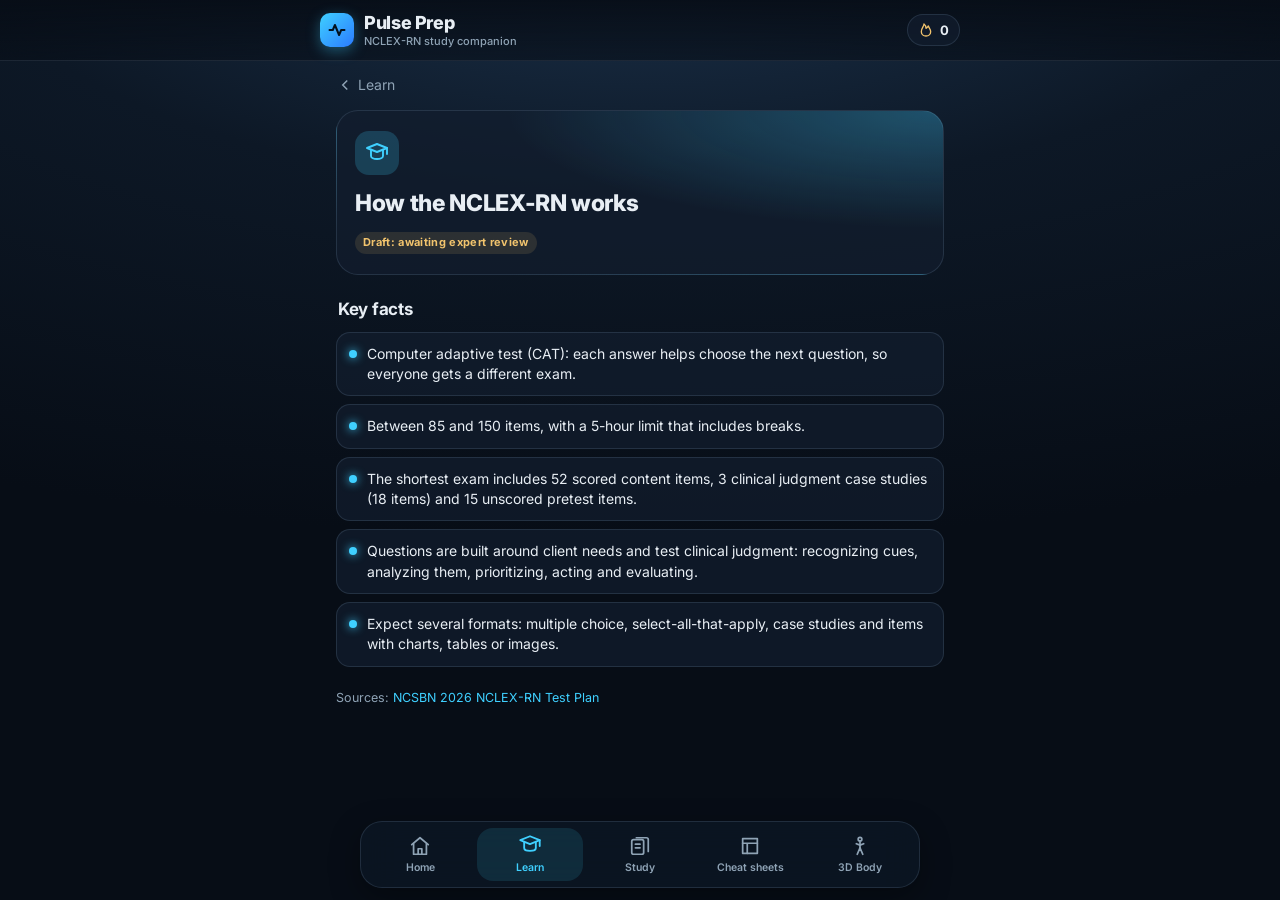
<file: learn/topic.html>
<!DOCTYPE html>
<html lang="en">
<head>
<meta charset="utf-8">
<meta name="viewport" content="width=device-width, initial-scale=1, viewport-fit=cover">
<meta name="theme-color" content="#070d16">
<title>Topic · Pulse Prep</title>
<meta name="description" content="Study one NCLEX-RN Client Needs category: key concepts, then practice questions.">
<link rel="canonical" href="https://pulse-prep-umber.vercel.app/learn/topic">
<meta name="robots" content="noindex, follow">
<link rel="manifest" href="../manifest.webmanifest">
<link rel="apple-touch-icon" href="../assets/img/icons/apple-touch-icon.png?v=2">
<link rel="icon" type="image/png" sizes="192x192" href="../assets/img/icons/icon-192.png?v=2">
<meta name="apple-mobile-web-app-capable" content="yes"><meta name="mobile-web-app-capable" content="yes">
<meta name="apple-mobile-web-app-title" content="Pulse Prep">
<meta property="og:site_name" content="Pulse Prep"><meta property="og:type" content="website">
<meta property="og:title" content="Topic · Pulse Prep">
<meta property="og:description" content="Study one NCLEX-RN Client Needs category: key concepts, then practice questions.">
<meta property="og:url" content="https://pulse-prep-umber.vercel.app/learn/topic">
<meta property="og:image" content="https://pulse-prep-umber.vercel.app/assets/img/og-image.jpg"><meta property="og:image:width" content="1200"><meta property="og:image:height" content="630">
<meta name="twitter:card" content="summary_large_image">
<meta name="twitter:title" content="Topic · Pulse Prep"><meta name="twitter:description" content="Study one NCLEX-RN Client Needs category: key concepts, then practice questions."><meta name="twitter:image" content="https://pulse-prep-umber.vercel.app/assets/img/og-image.jpg">
<link rel="preconnect" href="https://fonts.googleapis.com">
<link href="https://fonts.googleapis.com/css2?family=Inter:wght@400;500;600;700;800&display=swap" rel="stylesheet">
<link rel="stylesheet" href="../assets/css/theme.css">
<style>
  .back { display: inline-flex; align-items: center; gap: 4px; color: var(--mute); font-size: 14px; margin-top: 14px; }
  .back svg { width: 18px; height: 18px; fill: none; stroke: currentColor; stroke-width: 2; }
  .hero { margin-top: 10px; padding: 20px 18px; border-radius: 22px; border: 1px solid var(--line);
    background: radial-gradient(120% 120% at 100% 0%, color-mix(in srgb, var(--c) 30%, transparent), transparent 60%), var(--glass); }
  .hero .icon-bubble { background: color-mix(in srgb, var(--c) 20%, transparent); color: var(--c); }
  .hero h1 { font-size: 23px; font-weight: 800; margin-top: 12px; }
  .hero p { color: #c3d1de; margin: 6px 0 0; }
  .points { list-style: none; padding: 0; margin: 0; display: grid; gap: 8px; }
  .points li { display: flex; gap: 10px; align-items: flex-start; background: var(--glass); border: 1px solid var(--line); border-radius: 14px; padding: 11px 12px; font-size: 14px; }
  .points li::before { content: ''; flex: none; width: 8px; height: 8px; border-radius: 50%; margin-top: 6px; background: var(--c); box-shadow: 0 0 10px var(--c); }
  .actions { display: grid; grid-template-columns: 1fr 1fr; gap: 10px; }
  .src a { color: var(--accent); }
</style>
</head>
<body data-root="../" data-tab="learn">
<main class="page" id="main"></main>
<script src="../assets/js/config.js"></script>
<script src="../assets/js/store.js"></script>
<script src="../assets/js/shell.js"></script>
<script src="../data/topics.js"></script>
<script src="../data/flashcards.js"></script>
<script src="../data/questions.js"></script>
<script>
  const id = UI.qs('c') || 'exam';
  const t = DATA.topics[id] || {};
  const c = UI.cat(id) || { name: t.title, color: '#3fd0ff', icon: 'learn', range: null };
  document.title = `${c.name} · ${APP.name}`;
  const nCards = DATA.flashcards.filter(f => f.cat === id).length, nQ = DATA.questions.filter(q => q.cat === id).length;
  document.getElementById('main').style.setProperty('--c', c.color);
  document.getElementById('main').innerHTML = `
    <a class="back" href="./">${UI.icon('back')}Learn</a>
    <div class="hero rise"><span class="icon-bubble">${UI.icon(c.icon)}</span>
      <h1>${UI.esc(c.name)}</h1>
      ${t.summary ? `<p>${UI.esc(t.summary)}</p>` : ''}
      <div style="margin-top:12px;display:flex;gap:6px;flex-wrap:wrap">
        ${c.range ? `<span class="badge">${c.range[0]}–${c.range[1]}% of the exam</span>` : ''}
        ${t.status === 'draft' ? '<span class="badge draft">Draft: awaiting expert review</span>' : ''}
      </div></div>
    <div class="section"><div class="section-title"><h2>${id === 'exam' ? 'Key facts' : 'What it covers'}</h2></div>
      <ul class="points">${(t.points || []).map(p => `<li class="rise">${UI.esc(p)}</li>`).join('')}</ul></div>
    ${id !== 'exam' ? `<div class="section"><div class="section-title"><h2>Practice this topic</h2></div>
      <div class="actions"><a class="btn" href="../study/flashcards.html?c=${id}">${nCards} flashcards</a><a class="btn primary" href="../study/quiz.html?c=${id}">Quiz · ${nQ} Qs</a></div></div>` : ''}
    ${(t.sources || []).length ? `<div class="section src small muted">Sources: ${t.sources.map(s => `<a href="${s.url}">${UI.esc(s.title)}</a>`).join(', ')}</div>` : ''}`;
</script>
</body>
</html>
</file>
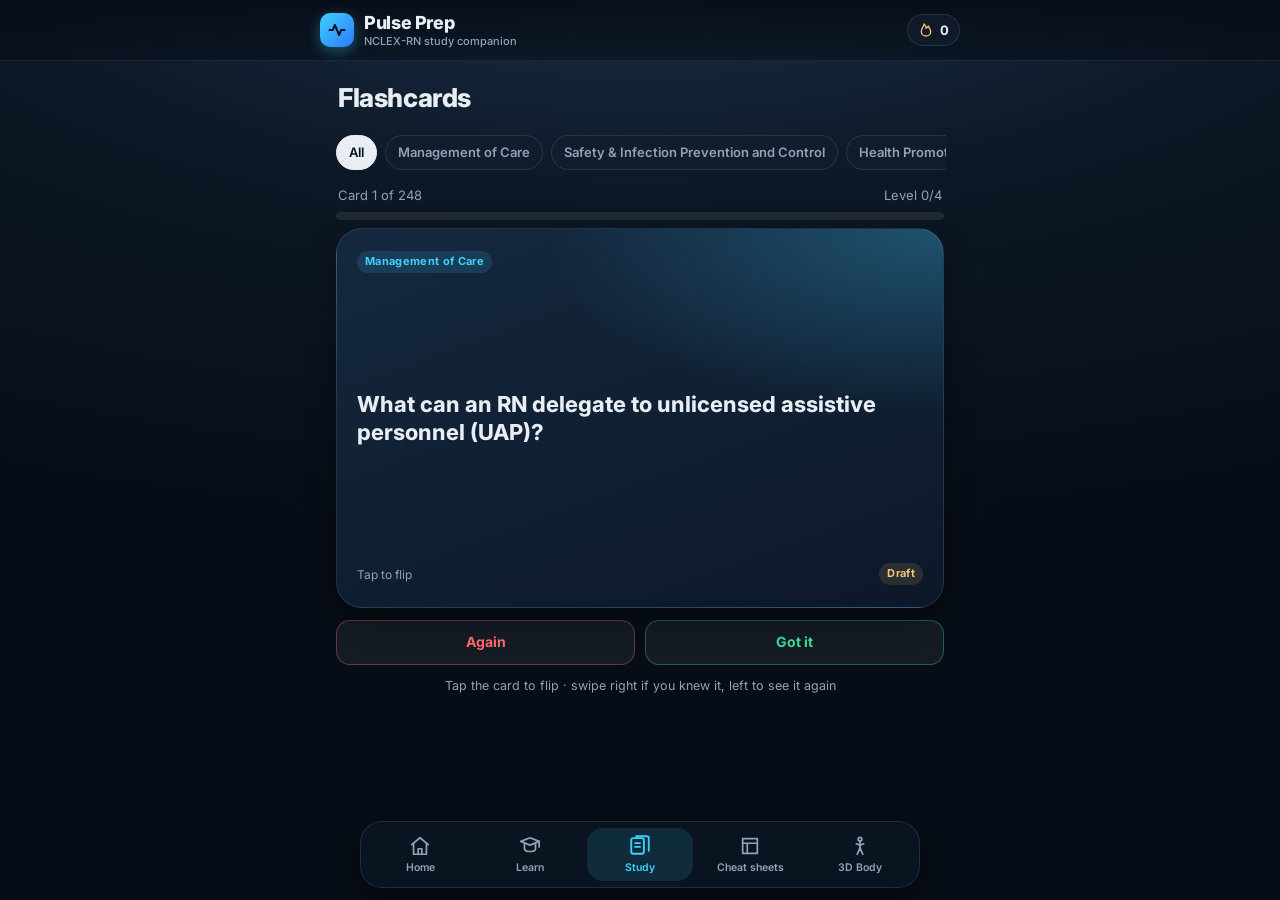
<file: study/flashcards.html>
<!DOCTYPE html>
<html lang="en">
<head>
<meta charset="utf-8">
<meta name="viewport" content="width=device-width, initial-scale=1, viewport-fit=cover">
<meta name="theme-color" content="#070d16">
<title>Flashcards · Pulse Prep</title>
<meta name="description" content="Free NCLEX-RN flashcards: flip, swipe and master key nursing concepts with spaced repetition.">
<link rel="canonical" href="https://pulse-prep-umber.vercel.app/study/flashcards">
<meta name="robots" content="index, follow">
<link rel="manifest" href="../manifest.webmanifest">
<link rel="apple-touch-icon" href="../assets/img/icons/apple-touch-icon.png?v=2">
<link rel="icon" type="image/png" sizes="192x192" href="../assets/img/icons/icon-192.png?v=2">
<meta name="apple-mobile-web-app-capable" content="yes"><meta name="mobile-web-app-capable" content="yes">
<meta name="apple-mobile-web-app-title" content="Pulse Prep">
<meta property="og:site_name" content="Pulse Prep"><meta property="og:type" content="website">
<meta property="og:title" content="Flashcards · Pulse Prep">
<meta property="og:description" content="Free NCLEX-RN flashcards: flip, swipe and master key nursing concepts with spaced repetition.">
<meta property="og:url" content="https://pulse-prep-umber.vercel.app/study/flashcards">
<meta property="og:image" content="https://pulse-prep-umber.vercel.app/assets/img/og-image.jpg"><meta property="og:image:width" content="1200"><meta property="og:image:height" content="630">
<meta name="twitter:card" content="summary_large_image">
<meta name="twitter:title" content="Flashcards · Pulse Prep"><meta name="twitter:description" content="Free NCLEX-RN flashcards: flip, swipe and master key nursing concepts with spaced repetition."><meta name="twitter:image" content="https://pulse-prep-umber.vercel.app/assets/img/og-image.jpg">
<link rel="preconnect" href="https://fonts.googleapis.com">
<link href="https://fonts.googleapis.com/css2?family=Inter:wght@400;500;600;700;800&display=swap" rel="stylesheet">
<link rel="stylesheet" href="../assets/css/theme.css">
<style>
  .deckbar { display: flex; justify-content: space-between; align-items: center; margin: 14px 2px 8px; font-size: 13px; color: var(--mute); }
  .stage { perspective: 1400px; margin-top: 8px; height: min(380px, calc(100vh - 415px)); min-height: 230px; position: relative; touch-action: pan-y; }
  .fc { position: absolute; inset: 0; transform-style: preserve-3d; transition: transform .55s cubic-bezier(.2,.8,.2,1); cursor: pointer; }
  .fc.flip { transform: rotateY(180deg); }
  .face { position: absolute; inset: 0; backface-visibility: hidden; -webkit-backface-visibility: hidden; border-radius: 26px; padding: 22px 20px;
    display: flex; flex-direction: column; border: 1px solid var(--line); box-shadow: var(--shadow); }
  .front { background: radial-gradient(120% 90% at 100% 0%, color-mix(in srgb, var(--c) 28%, transparent), transparent 55%), linear-gradient(160deg, #15283f, #0c1828); }
  .back { transform: rotateY(180deg); background: linear-gradient(160deg, #0f2236, #0a1522); border-color: color-mix(in srgb, var(--c) 45%, transparent); }
  .face .q { font-size: 22px; font-weight: 750; line-height: 1.3; margin: auto 0; }
  .face .a { font-size: 17px; line-height: 1.5; margin: auto 0; color: #dbe6ef; }
  .face .foot { display: flex; justify-content: space-between; align-items: center; font-size: 12px; color: var(--mute); }
  .hint { text-align: center; color: var(--mute); font-size: 12.5px; margin-top: 12px; }
  .rate { display: grid; grid-template-columns: 1fr 1fr; gap: 10px; margin-top: 12px; }
  .rate .again { color: var(--bad); border-color: rgba(255,107,107,.35); }
  .rate .got { color: var(--good); border-color: rgba(61,220,151,.35); }
  .fly-l { transform: translateX(-130%) rotate(-14deg) !important; opacity: 0; transition: transform .35s ease, opacity .35s; }
  .fly-r { transform: translateX(130%) rotate(14deg) !important; opacity: 0; transition: transform .35s ease, opacity .35s; }
  .done { text-align: center; padding: 34px 10px; }
  .done h2 { font-size: 24px; margin-top: 10px; }
</style>
</head>
<body data-root="../" data-tab="study">
<main class="page">
  <div class="page-head"><h1>Flashcards</h1></div>
  <div class="chips" id="decks" style="margin-top:12px"></div>
  <div id="play">
    <div class="deckbar"><span id="count"></span><span id="boxinfo"></span></div>
    <div class="bar"><i id="prog" style="width:0"></i></div>
    <div class="stage" id="stage"></div>
    <div class="rate"><button class="btn again" id="again">Again</button><button class="btn got" id="got">Got it</button></div>
    <p class="hint">Tap the card to flip · swipe right if you knew it, left to see it again</p>
  </div>
  <div class="card done" id="done" hidden></div>
</main>
<script src="../assets/js/config.js"></script>
<script src="../assets/js/store.js"></script>
<script src="../assets/js/shell.js"></script>
<script src="../data/flashcards.js"></script>
<script>
  let deck = UI.qs('c') || 'all', queue = [], i = 0, known = 0;
  const decks = [['all', 'All'], ...APP.categories.map(c => [c.id, c.name])].filter(([id]) => id === 'all' || DATA.flashcards.some(f => f.cat === id));
  const dEl = document.getElementById('decks');
  dEl.innerHTML = decks.map(([id, n]) => `<button class="chip ${id === deck ? 'on' : ''}" data-d="${id}">${UI.esc(n)}</button>`).join('');
  dEl.onclick = e => { const b = e.target.closest('[data-d]'); if (!b) return; deck = b.dataset.d; dEl.querySelectorAll('.chip').forEach(c => c.classList.toggle('on', c === b)); start(); };

  function start() {
    // least-known cards first (lower Leitner box), shuffled within each box
    queue = DATA.flashcards.filter(f => deck === 'all' || f.cat === deck)
      .map(f => ({ f, k: Store.cardBox(f.id) + Math.random() })).sort((a, b) => a.k - b.k).map(x => x.f);
    i = 0; known = 0;
    document.getElementById('play').hidden = false; document.getElementById('done').hidden = true;
    show();
  }
  function show() {
    const stage = document.getElementById('stage');
    if (i >= queue.length) return finish();
    const f = queue[i], c = UI.cat(f.cat);
    document.getElementById('count').textContent = `Card ${i + 1} of ${queue.length}`;
    const box = Store.cardBox(f.id);
    document.getElementById('boxinfo').textContent = box >= 4 ? 'Mastered' : `Level ${box}/4`;
    document.getElementById('prog').style.width = (100 * i / queue.length) + '%';
    stage.innerHTML = `<div class="fc rise" style="--c:${c.color}">
      <div class="face front"><span class="badge" style="background:${c.color}22;color:${c.color};align-self:flex-start">${UI.esc(c.name)}</span>
        <div class="q">${UI.esc(f.front)}</div><div class="foot"><span>Tap to flip</span>${f.status === 'draft' ? '<span class="badge draft">Draft</span>' : ''}</div></div>
      <div class="face back"><span class="badge" style="align-self:flex-start">Answer</span><div class="a">${UI.esc(f.back)}</div>
        <div class="foot"><span>${UI.esc(f.source || '')}</span></div></div></div>`;
    const card = stage.firstElementChild;
    card.onclick = () => card.classList.toggle('flip');
    // swipe
    let sx = null, dx = 0;
    card.addEventListener('pointerdown', e => { sx = e.clientX; dx = 0; });
    card.addEventListener('pointermove', e => { if (sx === null) return; dx = e.clientX - sx; if (Math.abs(dx) > 8) card.style.transform = `${card.classList.contains('flip') ? 'rotateY(180deg) ' : ''}translateX(${dx}px) rotate(${dx / 25}deg)`; });
    card.addEventListener('pointerup', () => { if (sx === null) return; sx = null; card.style.transform = ''; if (dx > 90) rate(true); else if (dx < -90) rate(false); });
  }
  function rate(k) {
    const f = queue[i]; if (!f) return;
    Store.rateCard(f.id, k); if (k) known++;
    const card = document.querySelector('.fc'); card.classList.add(k ? 'fly-r' : 'fly-l');
    if (!k) queue.push(f);           // missed cards come back later in this session
    i++; setTimeout(show, 260);
    document.getElementById('streak-n').textContent = Store.streak();
  }
  function finish() {
    document.getElementById('play').hidden = true;
    const d = document.getElementById('done'); d.hidden = false;
    d.innerHTML = `<div class="icon-bubble" style="margin:auto;background:rgba(61,220,151,.15);color:var(--good)">${UI.icon('check')}</div>
      <h2>Deck complete!</h2><p class="muted">You knew ${known} card${known === 1 ? '' : 's'} on the first try or after review.</p>
      <div style="display:grid;gap:10px;margin-top:16px"><button class="btn primary" onclick="start()">Go again</button><a class="btn" href="quiz.html${deck !== 'all' ? '?c=' + deck : ''}">Take a quiz</a></div>`;
    UI.confetti();
  }
  document.getElementById('again').onclick = () => rate(false);
  document.getElementById('got').onclick = () => rate(true);
  start();
</script>
</body>
</html>
</file>
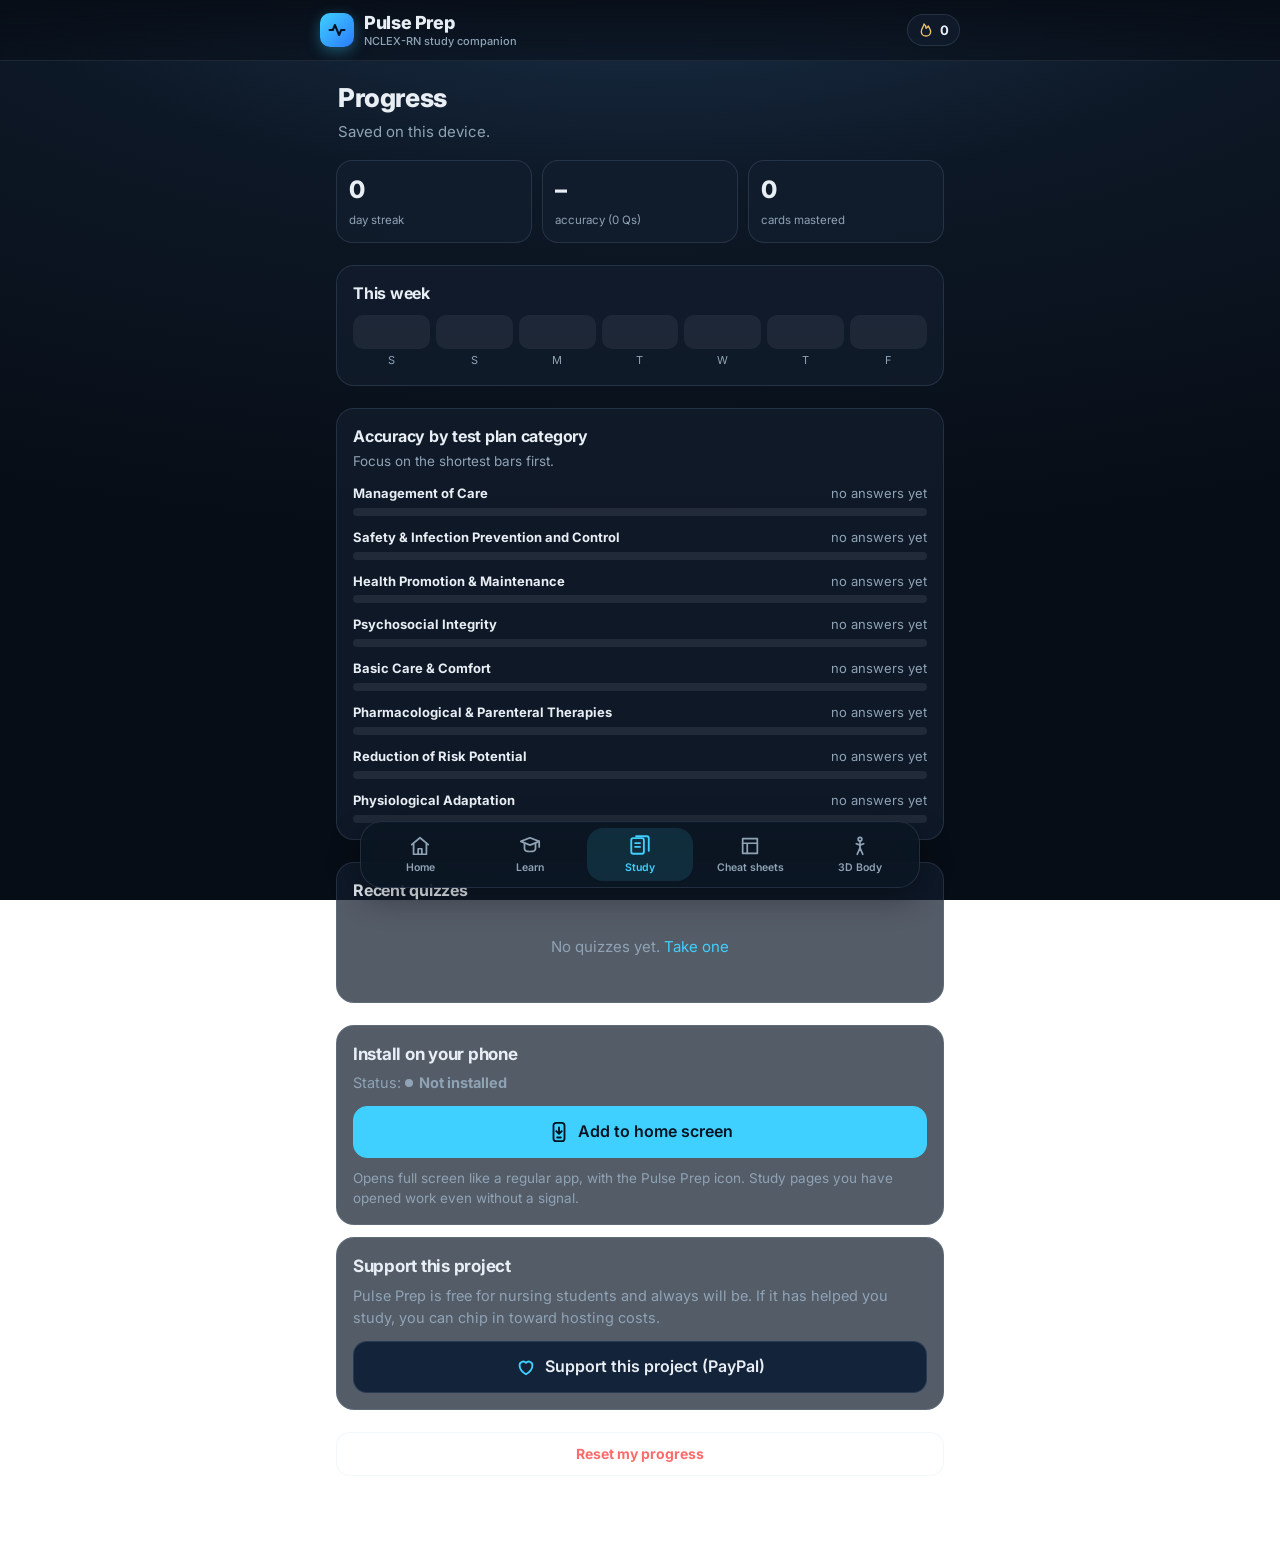
<file: study/progress.html>
<!DOCTYPE html>
<html lang="en">
<head>
<meta charset="utf-8">
<meta name="viewport" content="width=device-width, initial-scale=1, viewport-fit=cover">
<meta name="theme-color" content="#070d16">
<title>Progress · Pulse Prep</title>
<meta name="description" content="Your Pulse Prep study progress, saved on this device.">
<link rel="canonical" href="https://pulse-prep-umber.vercel.app/study/progress">
<meta name="robots" content="noindex, follow">
<link rel="manifest" href="../manifest.webmanifest">
<link rel="apple-touch-icon" href="../assets/img/icons/apple-touch-icon.png?v=2">
<link rel="icon" type="image/png" sizes="192x192" href="../assets/img/icons/icon-192.png?v=2">
<meta name="apple-mobile-web-app-capable" content="yes"><meta name="mobile-web-app-capable" content="yes">
<meta name="apple-mobile-web-app-title" content="Pulse Prep">
<meta property="og:site_name" content="Pulse Prep"><meta property="og:type" content="website">
<meta property="og:title" content="Progress · Pulse Prep">
<meta property="og:description" content="Your Pulse Prep study progress, saved on this device.">
<meta property="og:url" content="https://pulse-prep-umber.vercel.app/study/progress">
<meta property="og:image" content="https://pulse-prep-umber.vercel.app/assets/img/og-image.jpg"><meta property="og:image:width" content="1200"><meta property="og:image:height" content="630">
<meta name="twitter:card" content="summary_large_image">
<meta name="twitter:title" content="Progress · Pulse Prep"><meta name="twitter:description" content="Your Pulse Prep study progress, saved on this device."><meta name="twitter:image" content="https://pulse-prep-umber.vercel.app/assets/img/og-image.jpg">
<link rel="preconnect" href="https://fonts.googleapis.com">
<link href="https://fonts.googleapis.com/css2?family=Inter:wght@400;500;600;700;800&display=swap" rel="stylesheet">
<link rel="stylesheet" href="../assets/css/theme.css">
<style>
  .kpis { display: grid; grid-template-columns: repeat(3, 1fr); gap: 10px; margin-top: 14px; }
  .kpi { background: var(--glass); border: 1px solid var(--line); border-radius: 16px; padding: 12px; }
  .kpi b { display: block; font-size: 24px; font-weight: 800; } .kpi span { font-size: 11.5px; color: var(--mute); }
  .crow { margin-top: 12px; } .crow .top { display: flex; justify-content: space-between; font-size: 13px; margin-bottom: 5px; }
  .crow .top span { color: var(--mute); }
  .crow .bar > i { background: var(--c); }
  .week { display: grid; grid-template-columns: repeat(7, 1fr); gap: 6px; margin-top: 10px; }
  .week div { text-align: center; font-size: 11px; color: var(--mute); }
  .week i { display: block; height: 34px; border-radius: 10px; margin-bottom: 4px; background: rgba(255,255,255,.06); }
  .week i.on { background: linear-gradient(160deg, var(--accent), var(--accent-2)); box-shadow: 0 0 14px rgba(63,208,255,.35); }
  .hist { display: flex; justify-content: space-between; padding: 10px 0; border-top: 1px solid var(--line); font-size: 13.5px; }
  .hist:first-child { border-top: 0; }
</style>
</head>
<body data-root="../" data-tab="study">
<main class="page">
  <div class="page-head"><h1>Progress</h1><p>Saved on this device.</p></div>
  <div class="kpis" id="kpis"></div>
  <div class="card section"><h3>This week</h3><div class="week" id="week"></div></div>
  <div class="card section"><h3>Accuracy by test plan category</h3><p>Focus on the shortest bars first.</p><div id="cats"></div></div>
  <div class="card section"><h3>Recent quizzes</h3><div id="hist" style="margin-top:6px"></div></div>
  <div id="app-extras" class="app-extras section"></div>
  <button class="btn block section" id="reset" style="color:var(--bad)">Reset my progress</button>
</main>
<script src="../assets/js/config.js"></script>
<script src="../assets/js/store.js"></script>
<script src="../assets/js/shell.js"></script>
<script src="../data/flashcards.js"></script>
<script>
  function draw() {
    const ans = Store.answers();
    const tot = Object.values(ans).reduce((t, x) => ({ r: t.r + x.right, n: t.n + x.total }), { r: 0, n: 0 });
    const mastered = Object.values(Store.cards()).filter(c => c.box >= 4).length;
    document.getElementById('kpis').innerHTML = `<div class="kpi"><b>${Store.streak()}</b><span>day streak</span></div>
      <div class="kpi"><b>${tot.n ? Math.round(100 * tot.r / tot.n) + '%' : '–'}</b><span>accuracy (${tot.n} Qs)</span></div>
      <div class="kpi"><b>${mastered}</b><span>cards mastered</span></div>`;
    // last 7 days
    const studied = new Set(JSON.parse(localStorage.getItem(APP.storageKey) || '{}').days || []);
    const days = [...Array(7)].map((_, k) => { const d = new Date(); d.setDate(d.getDate() - 6 + k); return d; });
    document.getElementById('week').innerHTML = days.map(d => `<div><i class="${studied.has(d.toISOString().slice(0, 10)) ? 'on' : ''}"></i>${d.toLocaleDateString(undefined, { weekday: 'narrow' })}</div>`).join('');
    document.getElementById('cats').innerHTML = APP.categories.map(c => {
      const a = ans[c.id]; const p = a && a.total ? Math.round(100 * a.right / a.total) : null;
      return `<div class="crow" style="--c:${c.color}"><div class="top"><b>${c.name}</b><span>${p === null ? 'no answers yet' : `${p}% · ${a.total} Qs`}</span></div><div class="bar"><i style="width:${p || 0}%"></i></div></div>`;
    }).join('');
    const h = Store.quizzes();
    document.getElementById('hist').innerHTML = h.length ? h.slice(0, 8).map(q => `<div class="hist"><span>${UI.esc(q.label || 'Quiz')}<br><span class="small muted">${new Date(q.date).toLocaleDateString()}</span></span><b>${q.score}/${q.total}</b></div>`).join('') : '<div class="empty">No quizzes yet. <a href="quiz.html" style="color:var(--accent)">Take one</a></div>';
  }
  document.getElementById('reset').onclick = () => { if (document.getElementById('reset').dataset.sure) { Store.reset(); location.reload(); } else { document.getElementById('reset').dataset.sure = 1; document.getElementById('reset').textContent = 'Tap again to confirm reset'; } };
  draw();
</script>
</body>
</html>
</file>
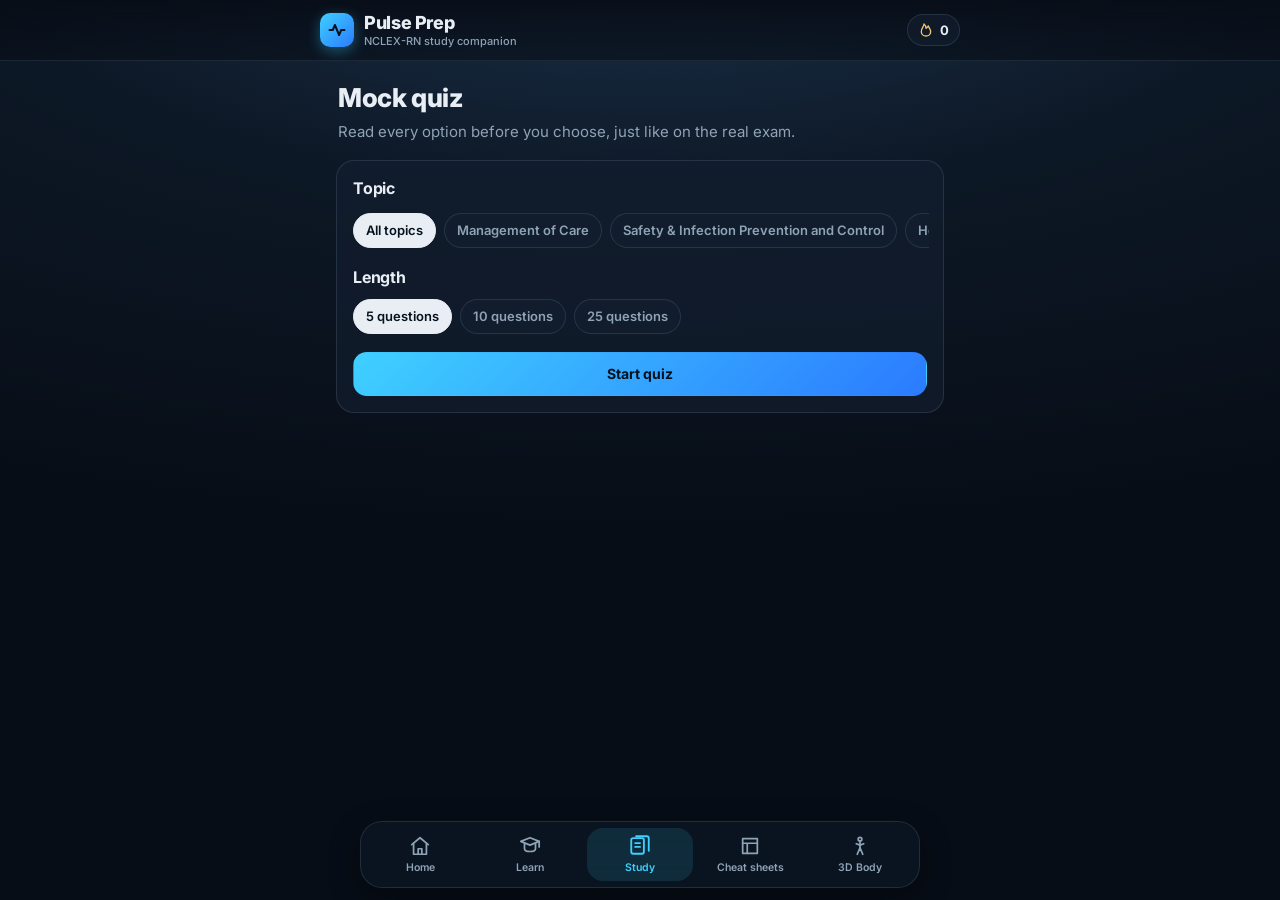
<file: study/quiz.html>
<!DOCTYPE html>
<html lang="en">
<head>
<meta charset="utf-8">
<meta name="viewport" content="width=device-width, initial-scale=1, viewport-fit=cover">
<meta name="theme-color" content="#070d16">
<title>Quiz · Pulse Prep</title>
<meta name="description" content="Free NCLEX-RN practice questions, single answer and select-all-that-apply, with a rationale for every answer.">
<link rel="canonical" href="https://pulse-prep-umber.vercel.app/study/quiz">
<meta name="robots" content="index, follow">
<link rel="manifest" href="../manifest.webmanifest">
<link rel="apple-touch-icon" href="../assets/img/icons/apple-touch-icon.png?v=2">
<link rel="icon" type="image/png" sizes="192x192" href="../assets/img/icons/icon-192.png?v=2">
<meta name="apple-mobile-web-app-capable" content="yes"><meta name="mobile-web-app-capable" content="yes">
<meta name="apple-mobile-web-app-title" content="Pulse Prep">
<meta property="og:site_name" content="Pulse Prep"><meta property="og:type" content="website">
<meta property="og:title" content="Quiz · Pulse Prep">
<meta property="og:description" content="Free NCLEX-RN practice questions, single answer and select-all-that-apply, with a rationale for every answer.">
<meta property="og:url" content="https://pulse-prep-umber.vercel.app/study/quiz">
<meta property="og:image" content="https://pulse-prep-umber.vercel.app/assets/img/og-image.jpg"><meta property="og:image:width" content="1200"><meta property="og:image:height" content="630">
<meta name="twitter:card" content="summary_large_image">
<meta name="twitter:title" content="Quiz · Pulse Prep"><meta name="twitter:description" content="Free NCLEX-RN practice questions, single answer and select-all-that-apply, with a rationale for every answer."><meta name="twitter:image" content="https://pulse-prep-umber.vercel.app/assets/img/og-image.jpg">
<link rel="preconnect" href="https://fonts.googleapis.com">
<link href="https://fonts.googleapis.com/css2?family=Inter:wght@400;500;600;700;800&display=swap" rel="stylesheet">
<link rel="stylesheet" href="../assets/css/theme.css">
<style>
  .top { display: flex; justify-content: space-between; align-items: center; margin: 14px 2px 8px; font-size: 13px; color: var(--mute); }
  .stem { font-size: 17px; font-weight: 650; line-height: 1.45; margin: 12px 0 4px; }
  .type { font-size: 12px; color: var(--accent); font-weight: 700; letter-spacing: .04em; text-transform: uppercase; }
  .opt { display: flex; gap: 12px; align-items: flex-start; width: 100%; text-align: left; margin-top: 10px; padding: 13px 14px; border-radius: 14px;
    border: 1px solid var(--line); background: rgba(255,255,255,.04); font-size: 14.5px; cursor: pointer; transition: border-color .15s, background .15s, transform .1s; }
  .opt:active { transform: scale(.985); }
  .opt .mark { flex: none; width: 22px; height: 22px; border-radius: 50%; border: 2px solid var(--mute); display: grid; place-items: center; margin-top: 1px; }
  .opt.sata .mark { border-radius: 6px; }
  .opt.sel { border-color: var(--accent); background: rgba(63,208,255,.1); }
  .opt.sel .mark { border-color: var(--accent); background: var(--accent); }
  .opt.right { border-color: var(--good); background: rgba(61,220,151,.12); }
  .opt.right .mark { border-color: var(--good); background: var(--good); }
  .opt.wrong { border-color: var(--bad); background: rgba(255,107,107,.1); }
  .opt.wrong .mark { border-color: var(--bad); background: var(--bad); }
  .why { margin-top: 14px; padding: 14px; border-radius: 14px; background: rgba(63,208,255,.07); border: 1px solid rgba(63,208,255,.25); font-size: 14px; }
  .why b { display: block; margin-bottom: 4px; }
  .result { text-align: center; padding: 28px 12px; }
  .result .big { font-size: 54px; font-weight: 800; background: linear-gradient(135deg, var(--accent), var(--accent-2)); -webkit-background-clip: text; background-clip: text; color: transparent; }
  .setup .row { display: flex; gap: 8px; margin-top: 10px; }
</style>
</head>
<body data-root="../" data-tab="study">
<main class="page">
  <div class="page-head"><h1>Mock quiz</h1><p>Read every option before you choose, just like on the real exam.</p></div>
  <div id="setup" class="card setup rise" style="margin-top:14px">
    <h3>Topic</h3><div class="chips" id="cats" style="margin-top:10px"></div>
    <h3 style="margin-top:16px">Length</h3><div class="row" id="lens"></div>
    <button class="btn primary block" style="margin-top:18px" id="go">Start quiz</button>
  </div>
  <div id="run" hidden>
    <div class="top"><span id="qn"></span><span id="score"></span></div>
    <div class="bar"><i id="prog" style="width:0"></i></div>
    <div class="card" style="margin-top:12px" id="qcard"></div>
    <button class="btn primary block" style="margin-top:12px" id="act">Submit</button>
  </div>
  <div id="res" class="card result" hidden></div>
</main>
<script src="../assets/js/config.js"></script>
<script src="../assets/js/store.js"></script>
<script src="../assets/js/shell.js"></script>
<script src="../data/questions.js"></script>
<script>
  let cat = UI.qs('c') || 'all', len = 5, qs = [], i = 0, right = 0, picked = new Set(), checked = false;
  const cats = [['all', 'All topics'], ...APP.categories.filter(c => DATA.questions.some(q => q.cat === c.id)).map(c => [c.id, c.name])];
  const cEl = document.getElementById('cats');
  const drawSetup = () => {
    cEl.innerHTML = cats.map(([id, n]) => `<button class="chip ${id === cat ? 'on' : ''}" data-c="${id}">${UI.esc(n)}</button>`).join('');
    document.getElementById('lens').innerHTML = [5, 10, 25].map(n => `<button class="chip ${n === len ? 'on' : ''}" data-l="${n}">${n} questions</button>`).join('');
  };
  cEl.onclick = e => { const b = e.target.closest('[data-c]'); if (b) { cat = b.dataset.c; drawSetup(); } };
  document.getElementById('lens').onclick = e => { const b = e.target.closest('[data-l]'); if (b) { len = +b.dataset.l; drawSetup(); } };
  drawSetup();

  document.getElementById('go').onclick = () => {
    const pool = DATA.questions.filter(q => cat === 'all' || q.cat === cat).sort(() => Math.random() - .5);
    qs = pool.slice(0, len); i = 0; right = 0;
    document.getElementById('setup').hidden = true; document.getElementById('res').hidden = true; document.getElementById('run').hidden = false;
    show();
  };
  function show() {
    const q = qs[i], c = UI.cat(q.cat);
    picked = new Set(); checked = false;
    document.getElementById('qn').textContent = `Question ${i + 1} of ${qs.length}`;
    document.getElementById('score').textContent = `${right} correct`;
    document.getElementById('prog').style.width = (100 * i / qs.length) + '%';
    document.getElementById('act').textContent = 'Submit';
    document.getElementById('qcard').innerHTML = `
      <div style="display:flex;gap:6px;flex-wrap:wrap"><span class="badge" style="background:${c.color}22;color:${c.color}">${UI.esc(c.name)}</span>${q.status === 'draft' ? '<span class="badge draft">Draft</span>' : ''}</div>
      <div class="stem">${UI.esc(q.stem)}</div>
      <div class="type">${q.type === 'sata' ? 'Select all that apply' : 'Choose one answer'}</div>
      ${q.options.map((o, k) => `<button class="opt ${q.type === 'sata' ? 'sata' : ''}" data-k="${k}"><span class="mark"></span><span>${UI.esc(o)}</span></button>`).join('')}
      <div class="why" id="why" hidden></div>`;
    document.getElementById('qcard').classList.remove('rise'); void document.getElementById('qcard').offsetWidth; document.getElementById('qcard').classList.add('rise');
  }
  document.getElementById('qcard').onclick = e => {
    const b = e.target.closest('.opt'); if (!b || checked) return;
    const k = +b.dataset.k, q = qs[i];
    if (q.type === 'single') picked = new Set([k]); else picked.has(k) ? picked.delete(k) : picked.add(k);
    document.querySelectorAll('.opt').forEach(o => o.classList.toggle('sel', picked.has(+o.dataset.k)));
  };
  document.getElementById('act').onclick = () => {
    const q = qs[i];
    if (!checked) {
      if (!picked.size) return;
      checked = true;
      const ok = picked.size === q.answer.length && q.answer.every(a => picked.has(a));
      if (ok) right++;
      Store.recordAnswer(q.cat, ok);
      document.querySelectorAll('.opt').forEach(o => {
        const k = +o.dataset.k; o.classList.remove('sel');
        if (q.answer.includes(k)) o.classList.add('right'); else if (picked.has(k)) o.classList.add('wrong');
      });
      const w = document.getElementById('why'); w.hidden = false;
      w.innerHTML = `<b style="color:${ok ? 'var(--good)' : 'var(--bad)'}">${ok ? 'Correct' : 'Incorrect'}</b>${UI.esc(q.rationale)}<div class="small muted" style="margin-top:8px">Source: ${UI.esc(q.source || '')}</div>`;
      document.getElementById('act').textContent = i + 1 < qs.length ? 'Next question' : 'See results';
      document.getElementById('score').textContent = `${right} correct`;
    } else if (++i < qs.length) show();
    else finish();
  };
  function finish() {
    const pct = Math.round(100 * right / qs.length);
    Store.recordQuiz(right, qs.length, cat === 'all' ? 'All topics' : UI.cat(cat).name);
    document.getElementById('run').hidden = true;
    const r = document.getElementById('res'); r.hidden = false;
    r.innerHTML = `<div class="big">${pct}%</div><h2>${pct >= 80 ? 'Excellent work!' : pct >= 60 ? 'Nice progress' : 'Keep going: every miss teaches something'}</h2>
      <p class="muted">${right} of ${qs.length} correct</p>
      <div style="display:grid;gap:10px;margin-top:18px"><button class="btn primary" id="again">New quiz</button><a class="btn" href="progress.html">See progress</a></div>`;
    document.getElementById('again').onclick = () => { r.hidden = true; document.getElementById('setup').hidden = false; };
    if (pct >= 60) UI.confetti(pct >= 80 ? 120 : 60);
    document.getElementById('streak-n').textContent = Store.streak();
  }
  if (UI.qs('c')) document.getElementById('go').click();
</script>
</body>
</html>
</file>
<file: assets/css/theme.css>
/* ===== Design tokens: change the look of the whole app here ===== */
:root {
  --bg-0: #070d16;          /* deepest background */
  --bg-1: #0d1826;          /* page background */
  --bg-2: #13233a;          /* raised surfaces */
  --ink: #e8eef4;           /* main text (white-ish) */
  --mute: #8fa3b5;          /* secondary text */
  --line: rgba(160, 200, 230, .14);
  --glass: rgba(18, 30, 46, .72);
  --accent: #3fd0ff;        /* signature blue */
  --accent-2: #2b7bff;      /* deeper blue for gradients */
  --good: #3ddc97;
  --bad: #ff6b6b;
  --warn: #f2c46d;
  --radius: 18px;
  --radius-sm: 12px;
  --shadow: 0 10px 30px rgba(0, 0, 0, .35);
  --nav-h: 68px;            /* bottom tab bar height (plus safe area) */
  --font: 'Inter', system-ui, -apple-system, 'Segoe UI', sans-serif;
}

* { box-sizing: border-box; -webkit-tap-highlight-color: transparent; }
html, body { margin: 0; min-height: 100%; }
body {
  font-family: var(--font); color: var(--ink); font-size: 15px; line-height: 1.45;
  background: radial-gradient(120% 70% at 50% -10%, #1d3550 0%, var(--bg-1) 45%, var(--bg-0) 100%) fixed;
  padding: 0 0 calc(var(--nav-h) + 24px + env(safe-area-inset-bottom));
}
a { color: inherit; text-decoration: none; }
button { font: inherit; color: inherit; }
h1, h2, h3 { margin: 0; letter-spacing: -.015em; }
[hidden] { display: none !important; }

/* ===== Layout ===== */
.page { max-width: 640px; margin: 0 auto; padding: 0 16px; }
.section { margin-top: 22px; }
.section-title { display: flex; align-items: baseline; justify-content: space-between; margin: 0 2px 10px; }
.section-title h2 { font-size: 17px; }
.section-title a, .section-title span { font-size: 13px; color: var(--accent); }
.grid-2 { display: grid; grid-template-columns: 1fr 1fr; gap: 12px; }
.stack { display: grid; gap: 12px; }

/* ===== App header ===== */
.app-header {
  position: sticky; top: 0; z-index: 20; backdrop-filter: blur(16px); -webkit-backdrop-filter: blur(16px);
  background: linear-gradient(180deg, rgba(7, 13, 22, .92), rgba(7, 13, 22, .55));
  padding: calc(10px + env(safe-area-inset-top)) 16px 10px; border-bottom: 1px solid var(--line);
}
.app-header .inner { max-width: 640px; margin: 0 auto; display: flex; align-items: center; gap: 10px; }
.logo { width: 34px; height: 34px; border-radius: 10px; display: grid; place-items: center; flex: none;
  background: linear-gradient(135deg, var(--accent), var(--accent-2)); box-shadow: 0 4px 14px rgba(63, 208, 255, .35); }
.logo svg { width: 20px; height: 20px; }
.app-name { font-size: 18px; font-weight: 800; letter-spacing: -.02em; }
.app-name small { display: block; font-size: 11px; font-weight: 500; color: var(--mute); letter-spacing: 0; margin-top: -2px; }
.header-chip { margin-left: auto; display: flex; align-items: center; gap: 6px; font-size: 13px; font-weight: 600;
  padding: 6px 10px; border-radius: 999px; background: var(--glass); border: 1px solid var(--line); }
.header-chip svg { width: 16px; height: 16px; fill: none; stroke: var(--warn); stroke-width: 2; stroke-linejoin: round; }
.page-head { padding: 18px 2px 4px; }
.page-head h1 { font-size: 26px; font-weight: 800; }
.page-head p { margin: 4px 0 0; color: var(--mute); }

/* ===== Floating bottom tab bar ===== */
.tabbar {
  position: fixed; z-index: 30; left: 50%; transform: translateX(-50%);
  bottom: calc(12px + env(safe-area-inset-bottom)); width: min(560px, calc(100% - 24px));
  display: grid; grid-template-columns: repeat(5, 1fr); gap: 4px; padding: 6px;
  background: rgba(12, 22, 36, .82); backdrop-filter: blur(18px); -webkit-backdrop-filter: blur(18px);
  border: 1px solid var(--line); border-radius: 22px; box-shadow: var(--shadow);
}
.tabbar a { display: flex; flex-direction: column; align-items: center; gap: 3px; padding: 7px 0 6px;
  border-radius: 16px; font-size: 10.5px; font-weight: 600; color: var(--mute); transition: color .2s, background .2s; }
.tabbar a svg { width: 22px; height: 22px; fill: none; stroke: currentColor; stroke-width: 1.9; stroke-linecap: round; stroke-linejoin: round; transition: transform .25s; }
.tabbar a.on { color: var(--accent); background: rgba(63, 208, 255, .12); }
.tabbar a.on svg { transform: translateY(-1px) scale(1.06); }

/* ===== Cards & controls ===== */
.card { background: var(--glass); border: 1px solid var(--line); border-radius: var(--radius); padding: 16px; position: relative; overflow: hidden; }
.card.tap { transition: transform .15s ease, border-color .2s; cursor: pointer; }
.card.tap:active { transform: scale(.97); }
.card h3 { font-size: 16px; }
.card p { margin: 4px 0 0; color: var(--mute); font-size: 13.5px; }
.btn { display: inline-flex; align-items: center; justify-content: center; gap: 8px; border: 1px solid var(--line);
  background: rgba(255, 255, 255, .06); padding: 11px 16px; border-radius: 14px; font-weight: 700; font-size: 14px; cursor: pointer; transition: transform .12s; }
.btn:active { transform: scale(.97); }
.btn.primary { background: linear-gradient(135deg, var(--accent), var(--accent-2)); border-color: transparent; color: #031220; }
.btn.block { width: 100%; }
.chips { display: flex; gap: 8px; overflow-x: auto; scrollbar-width: none; padding: 2px; margin: 0 -2px; }
.chips::-webkit-scrollbar { display: none; }
.chip { flex: none; font-size: 13px; font-weight: 600; padding: 7px 12px; border-radius: 999px; border: 1px solid var(--line);
  background: var(--glass); color: var(--mute); cursor: pointer; }
.chip.on { background: var(--ink); color: #06121c; border-color: var(--ink); }
.badge { display: inline-flex; align-items: center; gap: 5px; font-size: 11px; font-weight: 700; letter-spacing: .03em;
  padding: 3px 8px; border-radius: 999px; background: rgba(63, 208, 255, .12); color: var(--accent); }
.badge.draft { background: rgba(242, 196, 109, .12); color: var(--warn); }
.icon-bubble { width: 44px; height: 44px; border-radius: 14px; display: grid; place-items: center; flex: none; }
.icon-bubble svg { width: 24px; height: 24px; fill: none; stroke: currentColor; stroke-width: 1.9; stroke-linecap: round; stroke-linejoin: round; }
.bar { height: 8px; border-radius: 99px; background: rgba(255, 255, 255, .08); overflow: hidden; }
.bar > i { display: block; height: 100%; border-radius: 99px; background: linear-gradient(90deg, var(--accent-2), var(--accent)); transition: width .6s ease; }
.muted { color: var(--mute); }
.small { font-size: 12.5px; }
.empty { text-align: center; color: var(--mute); padding: 28px 10px; }

/* ===== Motion ===== */
@keyframes rise { from { opacity: 0; transform: translateY(14px); } to { opacity: 1; transform: none; } }
.rise { animation: rise .5s cubic-bezier(.2, .8, .2, 1) both; }
@keyframes float { 0%, 100% { transform: translateY(0); } 50% { transform: translateY(-7px); } }
@media (prefers-reduced-motion: reduce) { *, *::before, *::after { animation: none !important; transition: none !important; } }

/* Colors for the shared install + support cards (assets/js/app-extras.js). */
:root {
  --ax-accent: var(--accent); --ax-accent-ink: #031220; --ax-surface: var(--glass); --ax-surface-2: var(--bg-2);
  --ax-text: var(--ink); --ax-muted: var(--mute); --ax-line: var(--line); --ax-radius: var(--radius); --ax-modal-bg: var(--bg-1);
}
.app-extras { display: grid; gap: 12px; }
</file>
